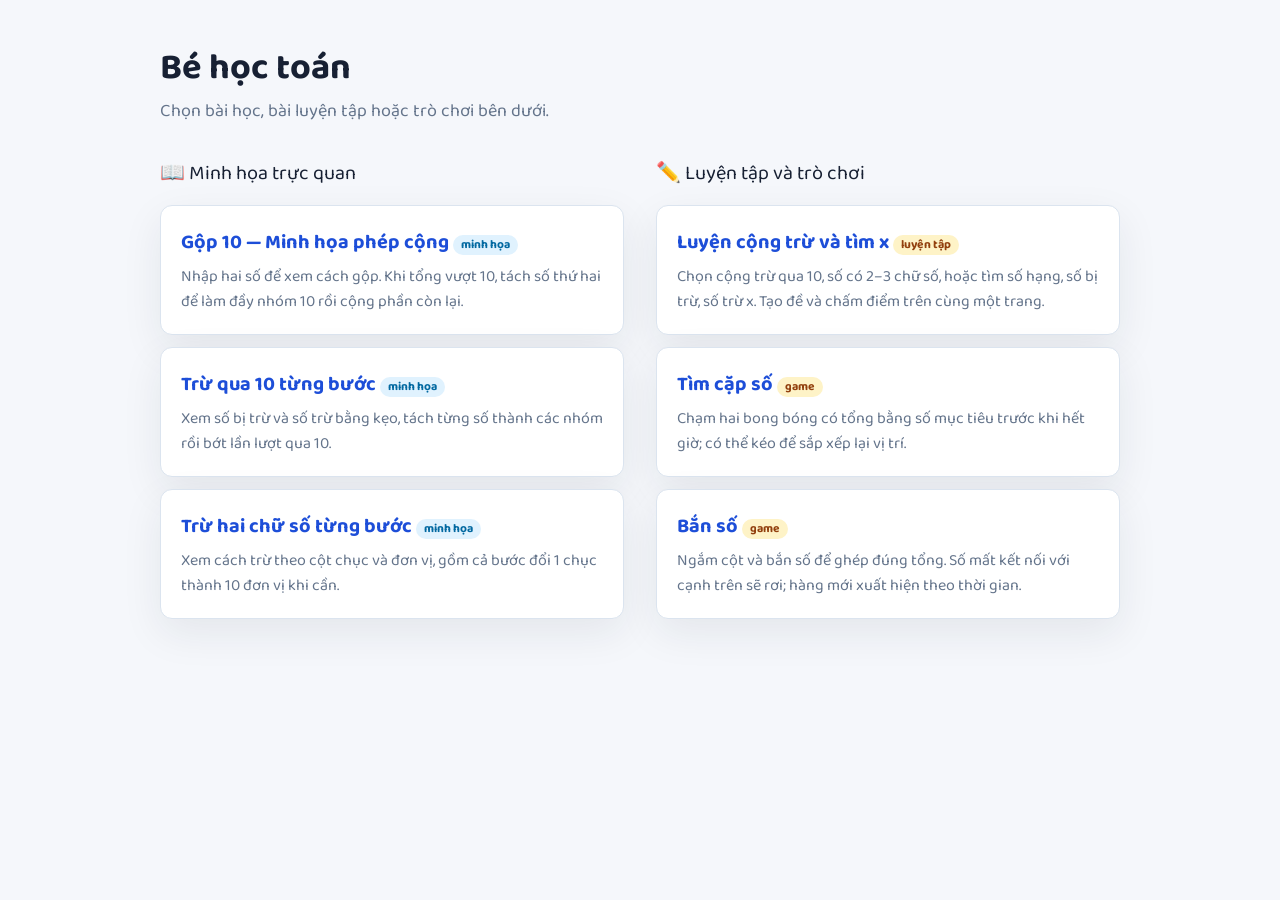
<file: index.html>
<!doctype html>
<html lang="vi">
<head>
  <meta charset="utf-8">
  <meta name="viewport" content="width=device-width, initial-scale=1">
  <title>Bé học toán</title>
  <style>
    :root {
      color-scheme: light;
      --bg: #f5f7fb;
      --panel: #ffffff;
      --text: #172033;
      --muted: #64748b;
      --line: #dbe4ef;
      --primary: #2563eb;
      --primary-dark: #1d4ed8;
      --shadow: 0 14px 40px rgba(23, 32, 51, 0.08);
    }

    * {
      box-sizing: border-box;
    }

    body {
      margin: 0;
      min-height: 100vh;
      background: var(--bg);
      color: var(--text);
    }

    main {
      width: min(960px, calc(100% - 40px));
      margin: 0 auto;
      padding: 48px 0;
    }

    h1 {
      margin: 0 0 8px;
      font-size: 36px;
      line-height: 1.15;
    }

    .lead {
      margin: 0 0 32px;
      color: var(--muted);
      font-size: 18px;
    }

    .section-title {
      margin: 0 0 16px;
      font-size: 20px;
      color: var(--text);
    }

    .sections {
      display: grid;
      grid-template-columns: 1fr 1fr;
      gap: 32px;
    }

    .study-link {
      display: block;
      padding: 20px;
      border: 1px solid var(--line);
      border-radius: 12px;
      background: var(--panel);
      color: inherit;
      text-decoration: none;
      box-shadow: var(--shadow);
    }

    .study-link + .study-link {
      margin-top: 12px;
    }

    .study-link:hover {
      border-color: var(--primary);
    }

    .study-link:focus-visible { outline: 3px solid #f59e0b; outline-offset: 2px; }

    .study-link strong {
      display: block;
      margin-bottom: 6px;
      color: var(--primary-dark);
      font-size: 20px;
    }

    .study-link span {
      color: var(--muted);
      line-height: 1.5;
    }

    .badge {
      display: inline-block;
      padding: 1px 8px;
      border-radius: 10px;
      font-size: 12px;
      font-weight: 700;
    }

    .badge.demo {
      background: #e0f2fe;
      color: #0369a1;
    }

    .badge.practice {
      background: #fef3c7;
      color: #92400e;
    }

    @media (max-width: 700px) {
      main { width: min(100% - 24px, 960px); padding: 24px 0; }
      h1 { font-size: clamp(26px, 8vw, 36px); }
      .sections { grid-template-columns: 1fr; gap: 24px; }
      .study-link { padding: 16px; }
    }
  </style>
  <link rel="stylesheet" href="ui.css">
</head>
<body>
  <main>
    <h1>Bé học toán</h1>
    <p class="lead">Chọn bài học, bài luyện tập hoặc trò chơi bên dưới.</p>

    <div class="sections">
      <div class="section">
        <div class="section-title">📖 Minh họa trực quan</div>

        <a class="study-link" href="gop-10.html">
          <strong>Gộp 10 — Minh họa phép cộng <span class="badge demo">minh họa</span></strong>
          <span>Nhập hai số để xem cách gộp. Khi tổng vượt 10, tách số thứ hai để làm đầy nhóm 10 rồi cộng phần còn lại.</span>
        </a>

        <a class="study-link" href="minh-hoa-tru-qua-10.html">
          <strong>Trừ qua 10 từng bước <span class="badge demo">minh họa</span></strong>
          <span>Xem số bị trừ và số trừ bằng kẹo, tách từng số thành các nhóm rồi bớt lần lượt qua 10.</span>
        </a>

        <a class="study-link" href="minh-hoa-tru-2-chu-so.html">
          <strong>Trừ hai chữ số từng bước <span class="badge demo">minh họa</span></strong>
          <span>Xem cách trừ theo cột chục và đơn vị, gồm cả bước đổi 1 chục thành 10 đơn vị khi cần.</span>
        </a>
      </div>

      <div class="section">
        <div class="section-title">✏️ Luyện tập và trò chơi</div>

        <a class="study-link" href="cong-tru-2-chu-so.html">
          <strong>Luyện cộng trừ và tìm x <span class="badge practice">luyện tập</span></strong>
          <span>Chọn cộng trừ qua 10, số có 2–3 chữ số, hoặc tìm số hạng, số bị trừ, số trừ x. Tạo đề và chấm điểm trên cùng một trang.</span>
        </a>

        <a class="study-link" href="tim-cap-so.html">
          <strong>Tìm cặp số <span class="badge practice">game</span></strong>
          <span>Chạm hai bong bóng có tổng bằng số mục tiêu trước khi hết giờ; có thể kéo để sắp xếp lại vị trí.</span>
        </a>

        <a class="study-link" href="ban-so.html">
          <strong>Bắn số <span class="badge practice">game</span></strong>
          <span>Ngắm cột và bắn số để ghép đúng tổng. Số mất kết nối với cạnh trên sẽ rơi; hàng mới xuất hiện theo thời gian.</span>
        </a>
      </div>
    </div>
  </main>
</body>
</html>
</file>
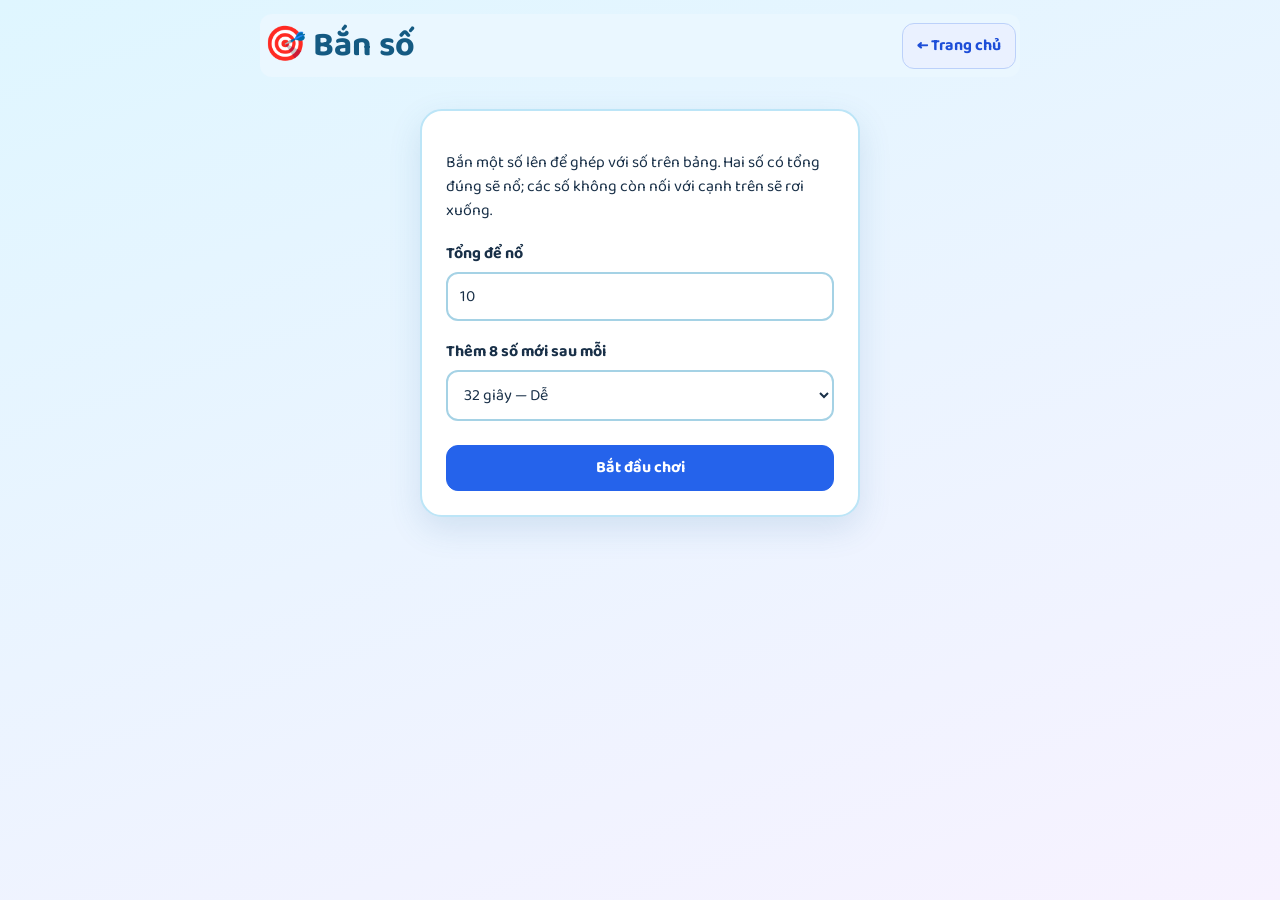
<file: ban-so.html>
<!doctype html>
<html lang="vi">
<head>
  <meta charset="utf-8">
  <meta name="viewport" content="width=device-width, initial-scale=1">
  <title>Bắn số — Hỗ trợ học tập</title>
  <style>
    * { box-sizing: border-box; }
    body { margin: 0; min-height: 100dvh; color: #193048; background: linear-gradient(160deg, #dff6ff, #f7f2ff); }
    main { width: min(100% - 24px, 760px); margin: auto; padding: 14px 0 20px; }
    .top { position: sticky; top: 0; z-index: 20; display: flex; align-items: center; justify-content: space-between; gap: 12px; margin-bottom: 12px; padding: 4px; border-radius: 12px; background: #eaf7ff; }
    body.playing .top { display: none; }
    h1 { margin: 0; font-size: clamp(24px, 5vw, 34px); color: #145a82; }
    a { color: #145a82; font-weight: 700; text-decoration: none; }
    a:hover { text-decoration: underline; }
    .card { background: #fff; border: 2px solid #bce5f7; border-radius: 22px; box-shadow: 0 12px 32px #3975a326; }
    #setup { max-width: 440px; margin: 32px auto; padding: 24px; }
    #setup p { line-height: 1.5; }
    label { display: block; margin: 18px 0 6px; font-weight: 700; }
    input, select, button { font: inherit; }
    input, select { width: 100%; min-height: 46px; padding: 10px 12px; border: 2px solid #a5d2e5; border-radius: 12px; background: #fff; color: #193048; }
    input:focus-visible, select:focus-visible, button:focus-visible, a:focus-visible { outline: 3px solid #f8aa39; outline-offset: 2px; }
    button { min-height: 44px; border: 0; border-radius: 12px; padding: 9px 16px; background: #d8f1fd; color: #145a82; font-weight: 700; cursor: pointer; }
    button:hover { filter: brightness(.96); }
    .primary { background: #0788bd; color: white; }
    #setup .primary { display: block; width: 100%; margin-top: 24px; }
    #game { text-align: center; }
    .game-actions { margin-bottom: 8px; }
    .hud { display: flex; align-items: center; justify-content: center; flex-wrap: wrap; gap: 8px 16px; margin: 4px 0 10px; font-weight: 700; }
    .hud span { white-space: nowrap; }
    .hud button { min-height: 36px; padding: 6px 12px; }
    .board { position: relative; width: min(100%, 440px, max(280px, calc(61.538dvh - 117px))); margin: auto; border: 4px solid #257aa8; border-radius: 18px; overflow: hidden; background: #ecfaff; box-shadow: 0 14px 28px #17426933; }
    canvas { display: block; width: 100%; aspect-ratio: 16 / 26; height: auto; touch-action: none; cursor: crosshair; }
    .controls { display: flex; justify-content: center; gap: 10px; margin: 10px 0 4px; }
    .controls .ui-button { min-width: 60px; font-size: 20px; }
    #fire { min-width: 120px; }
    .hint { margin: 6px 0 0; color: #506b7e; font-size: 14px; }
    .result { position: absolute; inset: 0; display: grid; place-items: center; padding: 16px; background: #0d3459ae; }
    .result-box { width: min(100%, 320px); padding: 24px; background: white; border-radius: 20px; }
    .result-box h2 { margin: 0 0 8px; }
    .result-box p { margin: 0 0 18px; }
    [hidden] { display: none !important; }
    @media (max-width: 480px) { main { padding-top: 10px; } .top { margin-bottom: 6px; } .hint { font-size: 12px; } #game .game-actions > .ui-button { flex: 1 1 auto; min-width: 0; } }
  </style>
  <link rel="stylesheet" href="ui.css">
</head>
<body>
  <main>
    <header class="top">
      <h1>🎯 Bắn số</h1>
      <a class="home-link ui-button" href="index.html">← Trang chủ</a>
    </header>

    <form id="setup" class="card">
      <p>Bắn một số lên để ghép với số trên bảng. Hai số có tổng đúng sẽ nổ; các số không còn nối với cạnh trên sẽ rơi xuống.</p>
      <label for="target">Tổng để nổ</label>
      <input id="target" type="number" min="2" max="99" step="1" value="10" inputmode="numeric" required>
      <label for="difficulty">Thêm 8 số mới sau mỗi</label>
      <select id="difficulty">
        <option value="32">32 giây — Dễ</option>
        <option value="26">26 giây — Vừa</option>
        <option value="20">20 giây — Khó</option>
      </select>
      <button class="primary ui-button ui-button--primary" type="submit">Bắt đầu chơi</button>
    </form>

    <section id="game" hidden aria-label="Trò chơi bắn số">
      <div class="game-actions ui-actions ui-actions--sticky">
        <a class="ui-button" href="index.html">← Trang chủ</a>
        <button class="ui-button" id="settings" type="button">⚙️ Cài đặt</button>
        <button class="ui-button" id="new-game" type="button">↻ Chơi mới</button>
      </div>
      <div class="hud">
        <span>Tổng: <strong id="goal">10</strong></span>
        <span>Số mới sau: <strong id="countdown">32</strong>s</span>
        <span>Đạn: <strong id="ammo">1</strong></span>
      </div>
      <div class="board">
        <canvas id="field" width="320" height="520" aria-label="Bảng chơi 16 ô ngang, 26 ô dọc. Chạm vào cột để bắn."></canvas>
        <div id="result" class="result" hidden>
          <div class="result-box">
            <h2 id="result-title"></h2>
            <p id="result-text"></p>
            <button id="again" class="primary ui-button ui-button--primary" type="button">Chơi lại</button>
          </div>
        </div>
      </div>
      <div class="controls">
        <button id="left" class="ui-button" type="button" aria-label="Chuyển ống bắn sang trái">◀</button>
        <button id="fire" class="primary ui-button ui-button--primary" type="button">Bắn ↑</button>
        <button id="right" class="ui-button" type="button" aria-label="Chuyển ống bắn sang phải">▶</button>
      </div>
      <p class="hint">Giữ và rê để ngắm, thả để bắn. Đường xanh lá sẽ nổ, cam sẽ dính lại, xanh dương là cột trống. Trên PC: ← → và phím cách.</p>
    </section>
  </main>
  <script>
    const COLS = 8, ROWS = 13, SIZE = 40, WIDTH = 320, HEIGHT = 520;
    const canvas = document.getElementById('field');
    const ctx = canvas.getContext('2d');
    const setup = document.getElementById('setup');
    const game = document.getElementById('game');
    const result = document.getElementById('result');
    const countdown = document.getElementById('countdown');
    const ammo = document.getElementById('ammo');
    const colors = ['#f45f80', '#f5aa35', '#42b9aa', '#638cf1', '#a475e3', '#e978bd'];
    let grid, falling = [], bursts = [], shot = null, lane = 3, nextValue = 1;
    let target = 10, interval = 32, remaining = 32, playing = false, lastFrame = 0, resultDelay = 0;
    let aimingPointer = null;

    const randomValue = () => 1 + Math.floor(Math.random() * (target - 1));
    const center = (index) => index * SIZE + SIZE / 2;

    function exposedNumbers() {
      const exposed = [];
      for (let col = 0; col < COLS; col++) {
        for (let row = ROWS - 1; row >= 0; row--) {
          if (grid[row][col] !== null) {
            exposed.push(grid[row][col]);
            break;
          }
        }
      }
      return exposed;
    }

    function chooseShot() {
      const exposed = exposedNumbers();
      return target - exposed[Math.floor(Math.random() * exposed.length)];
    }

    function refreshAmmo() {
      if (!exposedNumbers().includes(target - nextValue)) nextValue = chooseShot();
      ammo.textContent = nextValue;
    }

    function addRow() {
      // Hàng mới không kích hoạt nổ; chỉ va chạm với đạn mới kích hoạt ghép số.
      for (let row = ROWS - 1; row > 0; row--) grid[row] = grid[row - 1];
      grid[0] = Array.from({ length: COLS }, randomValue);
      if (grid[ROWS - 1].some(value => value !== null)) finish(false);
      else refreshAmmo();
    }

    function dropLoose() {
      const connected = new Set(), queue = [];
      for (let col = 0; col < COLS; col++) if (grid[0][col] !== null) {
        const key = col;
        connected.add(key);
        queue.push([0, col]);
      }
      for (let i = 0; i < queue.length; i++) {
        const [row, col] = queue[i];
        for (const [r, c] of [[row - 1, col], [row + 1, col], [row, col - 1], [row, col + 1]]) {
          const key = r * COLS + c;
          if (r < 0 || r >= ROWS || c < 0 || c >= COLS || grid[r][c] === null || connected.has(key)) continue;
          connected.add(key);
          queue.push([r, c]);
        }
      }
      for (let row = 0; row < ROWS; row++) for (let col = 0; col < COLS; col++) {
        if (grid[row][col] !== null && !connected.has(row * COLS + col)) {
          falling.push({ col, y: center(row), value: grid[row][col], speed: 80 + Math.random() * 80 });
          grid[row][col] = null;
        }
      }
      return connected.size;
    }

    function finish(won) {
      playing = false;
      shot = null;
      document.getElementById('result-title').textContent = won ? 'Chiến thắng! 🎉' : 'Hết lượt rồi!';
      document.getElementById('result-text').textContent = won
        ? 'Bạn đã làm sạch tất cả số nối với cạnh trên.'
        : 'Một số đã chạm cạnh dưới. Thử lại nhé!';
      resultDelay = won && falling.length ? 0.65 : 0;
      result.hidden = resultDelay > 0;
    }

    function start() {
      target = Number(document.getElementById('target').value);
      interval = Number(document.getElementById('difficulty').value);
      remaining = interval;
      grid = Array.from({ length: ROWS }, () => Array(COLS).fill(null));
      for (let row = 0; row < 3; row++) grid[row] = Array.from({ length: COLS }, randomValue);
      falling = []; bursts = []; shot = null; lane = 3;
      aimingPointer = null;
      resultDelay = 0;
      nextValue = chooseShot();
      playing = true;
      lastFrame = performance.now();
      document.getElementById('goal').textContent = target;
      countdown.textContent = interval;
      ammo.textContent = nextValue;
      result.hidden = true;
      setup.hidden = true;
      game.hidden = false;
      document.body.classList.add('playing');
    }

    function shoot() {
      if (!playing || shot) return;
      shot = { col: lane, y: center(ROWS - 2), value: nextValue };
      nextValue = chooseShot();
      ammo.textContent = nextValue;
    }

    function hit(row, col) {
      if (shot.value + grid[row][col] !== target) {
        const landingRow = row + 1;
        if (landingRow >= ROWS) return finish(false);
        if (landingRow === ROWS - 1) return finish(false);
        const neighbor = [col - 1, col + 1].find(other =>
          other >= 0 && other < COLS && grid[landingRow][other] !== null &&
          shot.value + grid[landingRow][other] === target);
        if (neighbor === undefined) {
          grid[landingRow][col] = shot.value;
          shot = null;
          refreshAmmo();
          return;
        }
        row = landingRow;
        col = neighbor;
      }
      bursts.push({ x: center(col), y: center(row), age: 0 });
      grid[row][col] = null;
      shot = null;
      if (dropLoose() === 0) return finish(true);
      refreshAmmo();
    }

    function update(dt) {
      remaining -= dt;
      while (remaining <= 0 && playing) {
        addRow();
        remaining += interval;
      }
      countdown.textContent = Math.max(0, Math.ceil(remaining));
      if (!playing || !shot) return;
      shot.y -= 360 * Math.min(dt, 0.05);
      for (let row = ROWS - 1; row >= 0; row--) {
        if (grid[row][shot.col] !== null && shot.y - center(row) <= 36) {
          hit(row, shot.col);
          return;
        }
      }
      if (shot.y <= center(0)) {
        grid[0][shot.col] = shot.value;
        shot = null;
        refreshAmmo();
      }
    }

    function drawBall(x, y, value, alpha = 1) {
      ctx.globalAlpha = alpha;
      ctx.beginPath();
      ctx.arc(x, y, 18, 0, Math.PI * 2);
      ctx.fillStyle = colors[value % colors.length];
      ctx.fill();
      ctx.lineWidth = 2;
      ctx.strokeStyle = '#ffffff';
      ctx.stroke();
      ctx.fillStyle = '#ffffff';
      ctx.font = value >= 10 ? 'bold 18px "Baloo 2", "Segoe UI", sans-serif' : 'bold 22px "Baloo 2", "Segoe UI", sans-serif';
      ctx.textAlign = 'center';
      ctx.textBaseline = 'middle';
      ctx.fillText(value, x, y + 1);
      ctx.globalAlpha = 1;
    }

    function draw() {
      ctx.fillStyle = '#eaf8ff';
      ctx.fillRect(0, 0, WIDTH, HEIGHT);
      ctx.strokeStyle = '#cce9f6';
      ctx.lineWidth = 1;
      for (let x = SIZE / 2; x < WIDTH; x += SIZE / 2) { ctx.beginPath(); ctx.moveTo(x, 0); ctx.lineTo(x, HEIGHT); ctx.stroke(); }
      for (let y = SIZE / 2; y < HEIGHT; y += SIZE / 2) { ctx.beginPath(); ctx.moveTo(0, y); ctx.lineTo(WIDTH, y); ctx.stroke(); }
      ctx.fillStyle = '#ff8b8b';
      ctx.fillRect(0, HEIGHT - 3, WIDTH, 3);
      if (!grid) return;
      let guideRow = -1, guideColor = '#2980b9';
      if (playing) {
        for (let row = ROWS - 1; row >= 0; row--) if (grid[row][lane] !== null) { guideRow = row; break; }
        if (guideRow >= 0) guideColor = nextValue + grid[guideRow][lane] === target ? '#138a51' : '#b96712';
        const x = center(lane);
        ctx.beginPath();
        ctx.moveTo(x, HEIGHT - 34);
        ctx.lineTo(x, guideRow >= 0 ? center(guideRow) + 20 : 10);
        ctx.setLineDash([8, 6]);
        ctx.strokeStyle = guideColor;
        ctx.lineWidth = 4;
        ctx.stroke();
        ctx.setLineDash([]);
      }
      for (let row = 0; row < ROWS; row++) for (let col = 0; col < COLS; col++) {
        if (grid[row][col] !== null) drawBall(center(col), center(row), grid[row][col]);
      }
      if (guideRow >= 0) {
        ctx.beginPath();
        ctx.arc(center(lane), center(guideRow), 21, 0, Math.PI * 2);
        ctx.strokeStyle = guideColor;
        ctx.lineWidth = 3;
        ctx.stroke();
      }
      for (const ball of falling) drawBall(center(ball.col), ball.y, ball.value);
      for (const burst of bursts) {
        ctx.beginPath();
        ctx.arc(burst.x, burst.y, 20 + burst.age * 90, 0, Math.PI * 2);
        ctx.strokeStyle = `rgba(255, 123, 47, ${Math.max(0, 1 - burst.age * 2)})`;
        ctx.lineWidth = 5;
        ctx.stroke();
      }
      if (shot) drawBall(center(shot.col), shot.y, shot.value);
      if (playing) {
        const x = center(lane);
        ctx.fillStyle = '#185986';
        ctx.beginPath();
        ctx.moveTo(x - 16, HEIGHT);
        ctx.lineTo(x - 11, HEIGHT - 19);
        ctx.lineTo(x + 11, HEIGHT - 19);
        ctx.lineTo(x + 16, HEIGHT);
        ctx.fill();
        drawBall(x, center(ROWS - 1), nextValue);
      }
    }

    function frame(now) {
      const dt = (now - (lastFrame || now)) / 1000;
      lastFrame = now;
      if (playing) update(dt);
      falling.forEach(ball => { ball.speed += 420 * Math.min(dt, 0.05); ball.y += ball.speed * Math.min(dt, 0.05); });
      falling = falling.filter(ball => ball.y < HEIGHT + SIZE);
      bursts.forEach(burst => { burst.age += dt; });
      bursts = bursts.filter(burst => burst.age < 0.5);
      if (resultDelay > 0) {
        resultDelay -= dt;
        if (resultDelay <= 0 && !game.hidden) result.hidden = false;
      }
      if (!game.hidden) draw();
      requestAnimationFrame(frame);
    }

    setup.addEventListener('submit', event => { event.preventDefault(); start(); });
    document.getElementById('again').addEventListener('click', start);
    document.getElementById('new-game').addEventListener('click', start);
    document.getElementById('settings').addEventListener('click', () => { playing = false; resultDelay = 0; game.hidden = true; setup.hidden = false; document.body.classList.remove('playing'); });
    document.getElementById('left').addEventListener('click', () => { lane = Math.max(0, lane - 1); });
    document.getElementById('right').addEventListener('click', () => { lane = Math.min(COLS - 1, lane + 1); });
    document.getElementById('fire').addEventListener('click', shoot);
    function aimAt(event) {
      const rect = canvas.getBoundingClientRect();
      lane = Math.max(0, Math.min(COLS - 1, Math.floor((event.clientX - rect.left) * COLS / rect.width)));
    }
    canvas.addEventListener('pointermove', event => {
      if (playing && (aimingPointer === null || aimingPointer === event.pointerId)) aimAt(event);
    });
    canvas.addEventListener('pointerdown', event => {
      if (!playing || aimingPointer !== null) return;
      event.preventDefault();
      aimingPointer = event.pointerId;
      canvas.setPointerCapture(event.pointerId);
      aimAt(event);
    });
    canvas.addEventListener('pointerup', event => {
      if (aimingPointer !== event.pointerId) return;
      aimAt(event);
      aimingPointer = null;
      shoot();
    });
    canvas.addEventListener('pointercancel', event => { if (aimingPointer === event.pointerId) aimingPointer = null; });
    window.addEventListener('keydown', event => {
      if (!playing) return;
      if (event.key === 'ArrowLeft') lane = Math.max(0, lane - 1);
      else if (event.key === 'ArrowRight') lane = Math.min(COLS - 1, lane + 1);
      else if (event.code === 'Space') shoot();
      else return;
      event.preventDefault();
    });
    requestAnimationFrame(frame);
  </script>
</body>
</html>
</file>
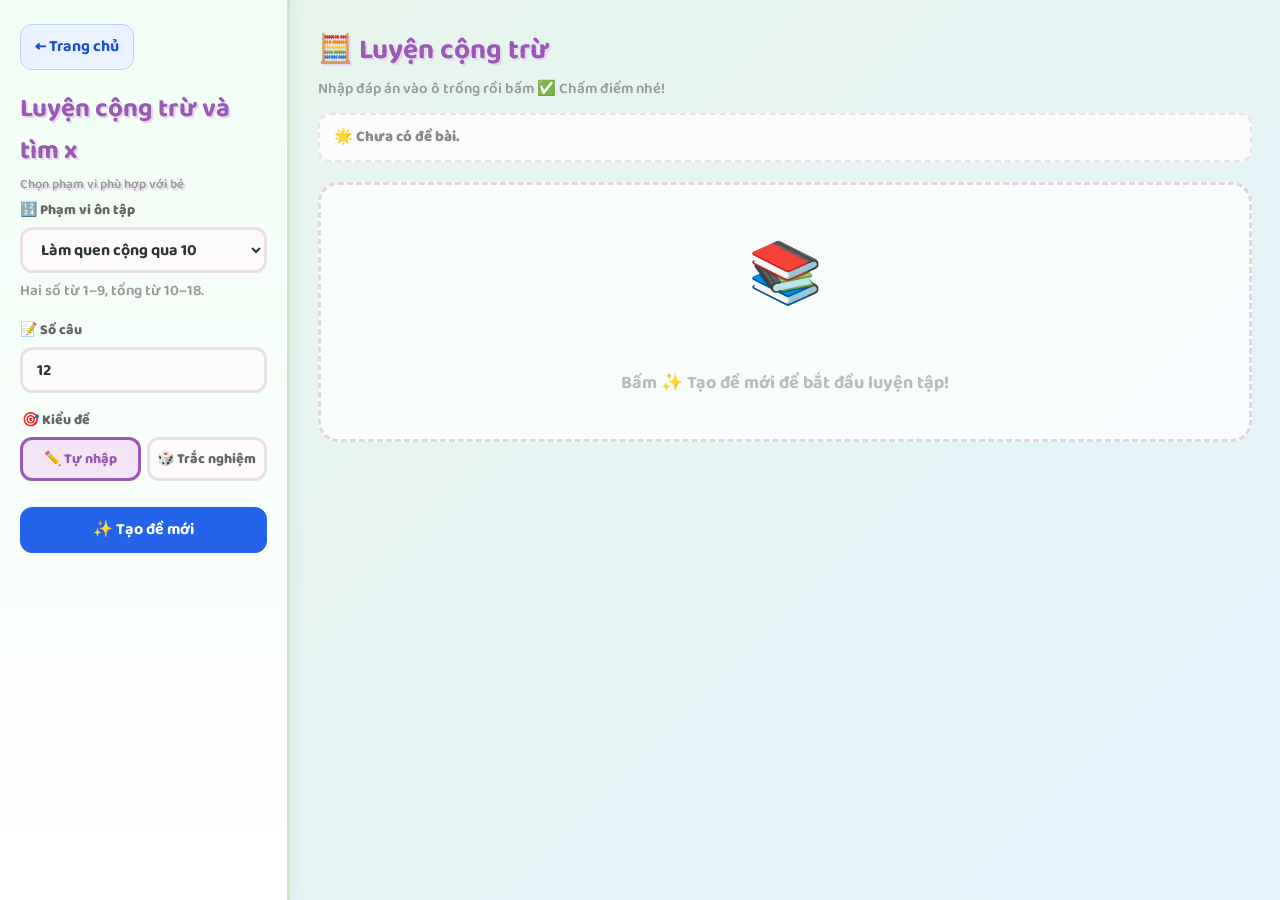
<file: cong-qua-10.html>
<!doctype html>
<html lang="vi">
<head>
  <meta charset="utf-8">
  <meta http-equiv="refresh" content="0; url=cong-tru-2-chu-so.html#add10">
  <meta name="viewport" content="width=device-width, initial-scale=1">
  <title>Luyện cộng qua 10</title>
  <link rel="stylesheet" href="ui.css">
</head>
<body>
  <p>Bài tập đã chuyển sang trang luyện tập chung.</p>
  <a class="ui-button" href="cong-tru-2-chu-so.html#add10">Mở bài cộng qua 10</a>
</body>
</html>
</file>
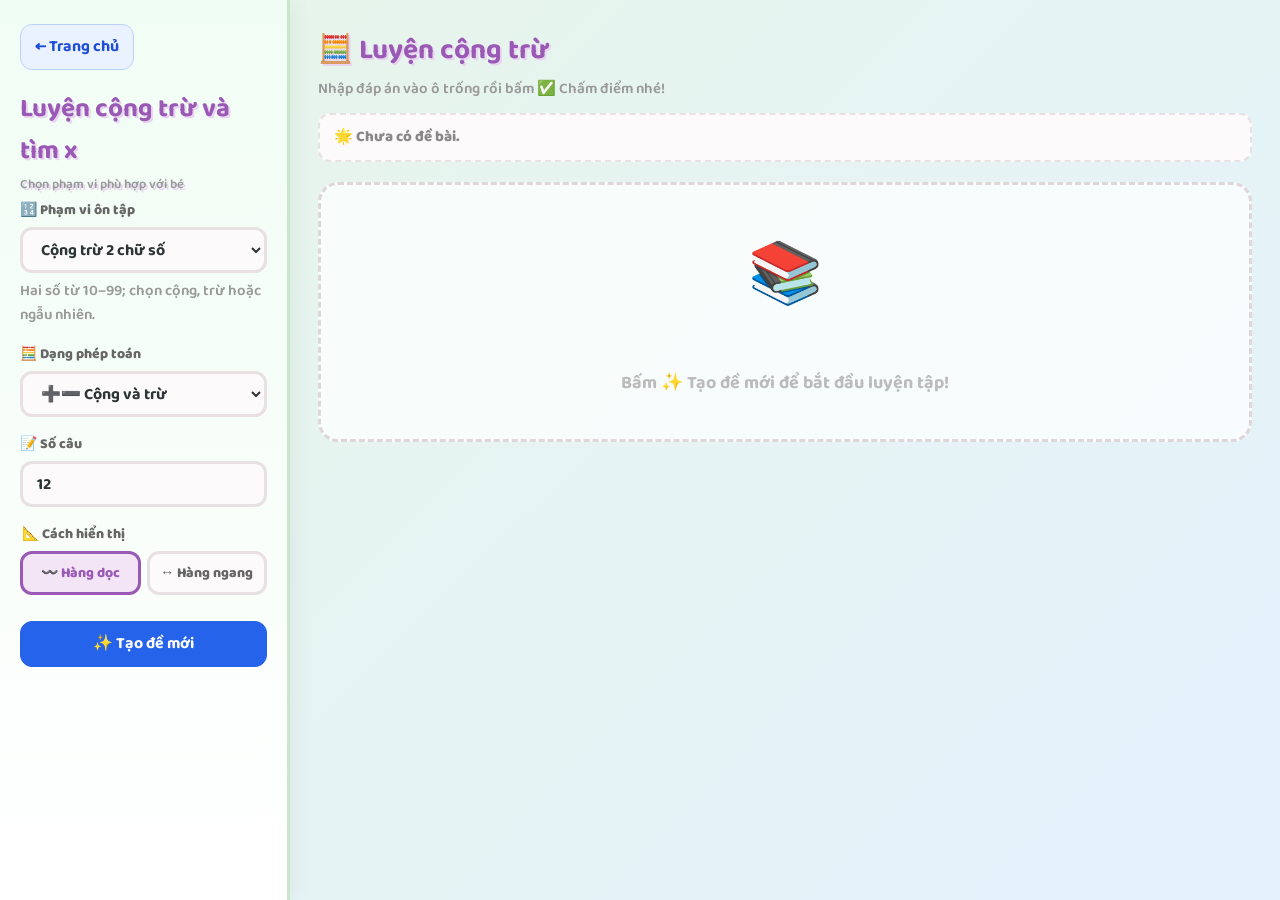
<file: cong-tru-2-chu-so.html>
<!doctype html>
<html lang="vi">
<head>
  <meta charset="utf-8">
  <meta name="viewport" content="width=device-width, initial-scale=1">
  <title>Luyện cộng trừ và tìm x - Bé học toán</title>
  <style>

    :root {
      --pink: #ff6b9d;
      --orange: #ff9a56;
      --yellow: #ffd93d;
      --green: #6bcb77;
      --blue: #4d96ff;
      --purple: #9b59b6;
      --bg-start: #e8f5e9;
      --bg-end: #e3f2fd;
      --card-bg: #ffffff;
      --shadow: 0 8px 30px rgba(0,0,0,0.1);
      --correct: #27ae60;
      --wrong: #e74c3c;
    }

    * { box-sizing: border-box; }

    body {
      margin: 0;
      min-height: 100vh;
      background: linear-gradient(135deg, var(--bg-start), var(--bg-end));
      color: #2d3436;
    }

    .app {
      display: grid;
      grid-template-columns: 290px minmax(0, 1fr);
      min-height: 100vh;
    }
    .app.practicing { grid-template-columns: minmax(0, 1fr); }
    .app.practicing .sidebar { display: none; }

    .sidebar {
      background: linear-gradient(180deg, #f0fdf4, #fff);
      border-right: 3px solid #c8e6c9;
      padding: 24px 20px;
      box-shadow: 4px 0 20px rgba(0,0,0,0.05);
    }

    .nav-link {
      display: inline-block;
      margin-bottom: 18px;
      color: var(--blue);
      text-decoration: none;
      font-size: 14px;
      font-weight: 700;
    }
    .nav-link:hover { color: #2e6bd4; }

    .brand {
      margin: 0 0 4px;
      font-size: 26px;
      color: var(--purple);
      text-shadow: 2px 2px 0 #e8d5f0;
    }
    .brand small { display: block; font-size: 13px; color: #999; font-weight: 600; margin-top: 2px; }

    .field { margin-bottom: 16px; }
    .field .hint { margin-top: 6px; }
    .field label, .field legend {
      display: block;
      margin-bottom: 6px;
      font-size: 14px;
      font-weight: 800;
      color: #666;
    }

    fieldset { border: 0; padding: 0; margin: 0; }

    select, input[type="number"] {
      width: 100%;
      height: 46px;
      border: 3px solid #e8e0e2;
      border-radius: 12px;
      padding: 0 14px;
      font-size: 16px;
      font-weight: 700;
      background: #fcfafb;
      color: #2d3436;
      outline: none;
      transition: border-color 0.2s;
    }
    select:focus, input[type="number"]:focus { border-color: var(--purple); }

    input[type="number"]::-webkit-outer-spin-button,
    input[type="number"]::-webkit-inner-spin-button { margin: 0; appearance: none; }
    input[type="number"] { appearance: textfield; }

    .segmented {
      display: grid;
      grid-template-columns: 1fr 1fr;
      gap: 6px;
    }

    .choice {
      position: relative;
      display: block;
      height: 44px;
      border: 3px solid #e8e0e2;
      border-radius: 12px;
      background: #fcfafb;
      cursor: pointer;
      line-height: 38px;
      font-weight: 800;
      font-size: 14px;
      text-align: center;
      user-select: none;
      transition: all 0.15s;
    }
    .choice input { position: absolute; opacity: 0; width: 1px; height: 1px; }
    .choice:focus-within { outline: 3px solid var(--purple); outline-offset: 2px; }
    .choice:has(input:checked) {
      border-color: var(--purple);
      background: #f3e5f5;
      color: var(--purple);
    }
    [hidden] { display: none !important; }

    .actions { display: grid; gap: 8px; margin-top: 20px; }

    button {
      min-height: 48px;
      border: 0;
      border-radius: 14px;
      font-size: 16px;
      font-weight: 800;
      cursor: pointer;
      transition: transform 0.12s, box-shadow 0.12s;
    }
    button:active { transform: scale(0.96); }

    .btn-purple {
      background: linear-gradient(135deg, var(--purple), #7d3c98);
      color: #fff;
      box-shadow: 0 4px 15px rgba(155,89,182,0.4);
    }
    .btn-purple:hover { box-shadow: 0 6px 20px rgba(155,89,182,0.5); }

    .btn-green {
      background: linear-gradient(135deg, var(--green), #27ae60);
      color: #fff;
      box-shadow: 0 4px 15px rgba(107,203,119,0.4);
    }
    .btn-green:hover { box-shadow: 0 6px 20px rgba(107,203,119,0.5); }

    .btn-orange {
      background: linear-gradient(135deg, var(--orange), #e67e22);
      color: #fff;
      box-shadow: 0 4px 15px rgba(255,154,86,0.4);
    }
    .btn-orange:hover { box-shadow: 0 6px 20px rgba(255,154,86,0.5); }

    .score {
      min-height: 48px;
      margin: 12px 0 20px;
      padding: 12px 14px;
      border-radius: 12px;
      background: #fcfafb;
      border: 2px dashed #e8e0e2;
      font-weight: 800;
      font-size: 15px;
      line-height: 1.4;
      color: #888;
    }

    main { min-width: 0; padding: 28px; }
    .topbar { margin-bottom: 20px; }
    .session-actions { margin-bottom: 12px; }
    .app:not(.practicing) .session-actions { display: none; }
    .app.practicing .session-actions { display: flex; }
    .session-actions .ui-button { flex: 1 1 130px; }

    h2 {
      margin: 0 0 4px;
      font-size: 28px;
      color: var(--purple);
      text-shadow: 2px 2px 0 #e8d5f0;
    }

    .hint { margin: 0; color: #999; font-weight: 600; font-size: 15px; }

    .problems { display: grid; gap: 12px; }
    .problems.horizontal { grid-template-columns: repeat(auto-fit, minmax(380px, 1fr)); }
    .problems.vertical { grid-template-columns: repeat(auto-fit, minmax(160px, 1fr)); align-items: start; }

    .problem {
      padding: 16px 18px;
      border-radius: 16px;
      background: var(--card-bg);
      box-shadow: var(--shadow);
      border: 3px solid transparent;
      transition: border-color 0.25s, background 0.25s;
    }

    .problem.correct {
      border-color: var(--correct);
      background: #eafaf1;
    }
    .problem.wrong {
      border-color: var(--wrong);
      background: #fdedec;
    }

    /* Horizontal layout */
    .problems.horizontal .problem {
      display: grid;
      grid-template-columns: minmax(0, 1fr) 100px 32px;
      align-items: center;
      gap: 12px;
      min-height: 82px;
    }
    .problems.horizontal .problem.mcq { grid-template-columns: minmax(0, 1fr) 32px; }
    .problems.horizontal .problem.find-x { grid-template-columns: minmax(0, 1fr) 32px; }
    .problem.mcq .expression { grid-column: 1 / -1; }
    .problem.find-x .expression { grid-column: 1 / -1; flex-wrap: wrap; }
    .hint-formula { padding: 3px 9px; border-radius: 10px; background: #fff1f2; color: #be123c; font-weight: 800; }
    .find-hint { grid-column: 1 / -1; grid-row: 2; }
    .x-answer { display: flex; align-items: center; gap: 8px; grid-column: 1; grid-row: 3; font-size: 22px; font-weight: 800; }
    .problem.find-x .result { grid-column: 2; grid-row: 3; }
    .mcq-options { display: flex; gap: 6px; }
    .mcq-btn { width: 54px; min-height: 50px; padding: 0; border: 3px solid #e8e0e2; border-radius: 14px; background: #fcfafb; color: #2d3436; font-size: 22px; }
    .mcq-btn.selected { border-color: var(--purple); background: #f3e5f5; }
    .mcq-btn.correct { border-color: var(--correct); background: #d5f5e3; }
    .mcq-btn.wrong { border-color: var(--wrong); background: #fadbd8; }

    .problems.horizontal .expression {
      display: flex;
      align-items: center;
      gap: 8px;
      font-size: 28px;
      color: #2d3436;
      min-width: 0;
      overflow: hidden;
    }

    /* Vertical layout */
    .problems.vertical .problem {
      display: grid;
      grid-template-columns: 1fr 32px;
      gap: 6px 10px;
      min-height: 160px;
      justify-items: center;
      padding: 14px 12px;
    }

    .problems.vertical .expression {
      grid-column: 1;
      justify-self: end;
      display: grid;
      grid-template-columns: 28px minmax(60px, max-content);
      gap: 0 8px;
      min-width: 110px;
      text-align: right;
      line-height: 1.15;
      font-size: 24px;
      color: #2d3436;
    }

    .problems.vertical .first { grid-column: 2; }
    .problems.vertical .op { grid-column: 1; grid-row: 2; }
    .problems.vertical .second {
      grid-column: 2;
      grid-row: 2;
      border-bottom: 3px solid #2d3436;
      padding-bottom: 4px;
    }
    .problems.vertical .answer {
      grid-column: 1;
      justify-self: end;
      margin-top: 6px;
      text-align: right;
    }
    .problems.vertical .result {
      grid-column: 2;
      grid-row: 1 / 3;
      align-self: center;
    }

    input.answer {
      appearance: none;
      width: 100px;
      height: 50px;
      padding: 0 4px;
      text-align: center;
      font-size: 26px;
      font-weight: 800;
      border: 3px solid #e8e0e2;
      border-radius: 14px;
      background: #fcfafb;
      color: #2d3436;
      outline: none;
      transition: border-color 0.2s;
    }
    input.answer:focus { border-color: var(--purple); }

    .result {
      width: 32px;
      text-align: center;
      font-size: 22px;
      font-weight: 800;
    }
    .correct .result { color: var(--correct); }
    .wrong .result { color: var(--wrong); }

    .empty-state {
      min-height: 260px;
      display: grid;
      place-items: center;
      border: 3px dashed #e0d6d9;
      border-radius: 20px;
      background: rgba(255,255,255,0.7);
      color: #bbb;
      text-align: center;
      padding: 24px;
      font-size: 18px;
      font-weight: 700;
    }

    .emoji-big { font-size: 60px; display: block; margin-bottom: 8px; }
    .stars { display: flex; gap: 2px; justify-content: center; margin-top: 4px; }
    .stars .star { font-size: 20px; transition: all 0.3s; opacity: 0.2; }
    .stars .star.lit { opacity: 1; }

    @media (max-width: 820px) {
      .app { grid-template-columns: 1fr; }
      .app:not(.practicing) main { display: none; }
      .sidebar { border-right: 0; border-bottom: 3px solid #c8e6c9; }
      main { padding: 20px; }
    }

    @media (max-width: 520px) {
      main { padding: 12px; }
      .problems.horizontal, .problems.vertical { grid-template-columns: 1fr; }
      .problems.horizontal .problem { grid-template-columns: minmax(0, 1fr) 72px 26px; gap: 6px; padding: 10px; }
      .problems.horizontal .expression { gap: 4px; font-size: clamp(18px, 5vw, 22px); }
      .problems.horizontal .problem.mcq { grid-template-columns: minmax(0, 1fr) 26px; }
      .problems.horizontal .problem.find-x { grid-template-columns: minmax(0, 1fr) 26px; }
      .mcq-btn { width: 46px; min-height: 44px; font-size: 18px; }
      .problems.vertical .expression { font-size: 20px; }
      input.answer { width: 72px; height: 44px; font-size: 22px; }
    }
    @media (max-width: 360px) {
      .problems.horizontal .problem { grid-template-columns: minmax(0, 1fr) 26px; }
      .problems.horizontal .expression { grid-column: 1 / -1; }
      .problems.horizontal .answer { grid-column: 1; grid-row: 2; }
      .problems.horizontal .result { grid-column: 2; grid-row: 2; }
    }
  </style>
  <link rel="stylesheet" href="ui.css">
</head>
<body>
  <div class="app">
    <aside class="sidebar">
      <a class="nav-link ui-button" href="index.html">← Trang chủ</a>
      <h1 class="brand">Luyện cộng trừ và tìm x <small>Chọn phạm vi phù hợp với bé</small></h1>

      <div class="field">
        <label for="scope">🔢 Phạm vi ôn tập</label>
        <select id="scope">
          <option value="add10">Làm quen cộng qua 10</option>
          <option value="subtract10">Làm quen trừ qua 10</option>
          <option value="two" selected>Cộng trừ 2 chữ số</option>
          <option value="three">Cộng trừ 3 chữ số</option>
          <option value="findAddend">Tìm số hạng x</option>
          <option value="findMinuend">Tìm số bị trừ x</option>
          <option value="findSubtrahend">Tìm số trừ x</option>
        </select>
        <p class="hint" id="scopeHelp">Hai số từ 10–99; chọn cộng, trừ hoặc ngẫu nhiên.</p>
      </div>

      <div class="field" id="operation-field">
        <label for="operation">🧮 Dạng phép toán</label>
        <select id="operation">
          <option value="mixed">➕➖ Cộng và trừ</option>
          <option value="add">➕ Chỉ phép cộng</option>
          <option value="subtract">➖ Chỉ phép trừ</option>
        </select>
      </div>

      <div class="field">
        <label for="count">📝 Số câu</label>
        <input id="count" type="number" min="1" max="60" value="12">
      </div>

      <fieldset class="field" id="layout-field">
        <legend>📐 Cách hiển thị</legend>
        <div class="segmented">
          <label class="choice">
            <input type="radio" name="layout" value="vertical" checked>
            〰️ Hàng dọc
          </label>
          <label class="choice">
            <input type="radio" name="layout" value="horizontal">
            ↔️ Hàng ngang
          </label>
        </div>
      </fieldset>

      <fieldset class="field" id="answer-mode-field" hidden>
        <legend>🎯 Kiểu đề</legend>
        <div class="segmented">
          <label class="choice"><input type="radio" name="mode" value="input" checked>✏️ Tự nhập</label>
          <label class="choice"><input type="radio" name="mode" value="mcq">🎲 Trắc nghiệm</label>
        </div>
      </fieldset>

      <div class="actions">
        <button class="btn-purple ui-button ui-button--primary" id="generateBtn" type="button">✨ Tạo đề mới</button>
      </div>
    </aside>

    <main>
      <div class="session-actions ui-actions ui-actions--sticky">
        <a class="ui-button" href="index.html">← Trang chủ</a>
        <button class="ui-button" id="settingsBtn" type="button">⚙️ Cài đặt</button>
        <button class="ui-button" id="regenerateBtn" type="button">✨ Tạo đề mới</button>
        <button class="ui-button ui-button--primary" id="gradeBtn" type="button">✅ Chấm điểm</button>
      </div>
      <div class="topbar">
        <h2 id="practiceTitle">🧮 Luyện cộng trừ</h2>
        <p class="hint" id="hintText">Nhập đáp án vào ô trống rồi bấm ✅ Chấm điểm nhé!</p>
        <div class="score" id="scoreBox">🌟 Chưa có đề bài.</div>
      </div>

      <section id="problems" class="problems vertical" aria-live="polite">
        <div class="empty-state">
          <span class="emoji-big">📚</span>
          Bấm ✨ Tạo đề mới để bắt đầu luyện tập!
        </div>
      </section>
    </main>
  </div>

  <script>
    const app = document.querySelector('.app');
    const scopeEl = document.getElementById('scope');
    const operationEl = document.getElementById('operation');
    const countEl = document.getElementById('count');
    const generateBtn = document.getElementById('generateBtn');
    const regenerateBtn = document.getElementById('regenerateBtn');
    const gradeBtn = document.getElementById('gradeBtn');
    const settingsBtn = document.getElementById('settingsBtn');
    const problemsEl = document.getElementById('problems');
    const scoreBox = document.getElementById('scoreBox');
    const hintText = document.getElementById('hintText');

    let problems = [];
    let currentLayout = 'vertical';
    let currentMode = 'input';
    let currentScope = 'two';

    function randomInt(min, max) {
      return Math.floor(Math.random() * (max - min + 1)) + min;
    }

    function isBasic(scope) {
      return scope === 'add10' || scope === 'subtract10';
    }

    function isFindX(scope) {
      return scope === 'findAddend' || scope === 'findMinuend' || scope === 'findSubtrahend';
    }

    function updateScopeSettings() {
      const basic = isBasic(scopeEl.value);
      const findX = isFindX(scopeEl.value);
      document.getElementById('operation-field').hidden = basic || findX;
      document.getElementById('layout-field').hidden = basic || findX;
      document.getElementById('answer-mode-field').hidden = !basic;
      const help = {
        add10: 'Hai số từ 1–9, tổng từ 10–18.',
        subtract10: 'Số từ 10–18 trừ số từ 1–9, kết quả từ 1–9.',
        two: 'Hai số từ 10–99; chọn cộng, trừ hoặc ngẫu nhiên.',
        three: 'Hai số từ 100–999; chọn cộng, trừ hoặc ngẫu nhiên.',
        findAddend: 'Tìm số hạng còn thiếu. Ví dụ: 12 + x = 30.',
        findMinuend: 'Tìm số bị trừ. Ví dụ: x − 15 = 30.',
        findSubtrahend: 'Tìm số trừ. Ví dụ: 60 − x = 17.',
      };
      document.getElementById('scopeHelp').textContent = help[scopeEl.value];
    }

    function getSelectedLayout() {
      return document.querySelector('input[name="layout"]:checked').value;
    }

    function createProblem(scope, operationMode, prev) {
      if (isBasic(scope)) {
        let first, second, attempts = 0;
        do {
          first = scope === 'add10' ? randomInt(1, 9) : randomInt(10, 18);
          second = scope === 'add10' ? randomInt(Math.max(1, 10 - first), 9) : randomInt(first - 9, 9);
          attempts++;
        } while (prev && first === prev.first && second === prev.second && attempts < 50);
        return { first, second, operator: scope === 'add10' ? '+' : '−', answer: scope === 'add10' ? first + second : first - second };
      }

      if (scope === 'findAddend') {
        const total = randomInt(20, 99);
        const known = randomInt(10, total - 1);
        const missingFirst = Math.random() < 0.5;
        return { first: missingFirst ? 'x' : known, second: missingFirst ? known : 'x', operator: '+', total, answer: total - known, findX: true };
      }
      if (scope === 'findMinuend') {
        const second = randomInt(10, 89);
        const total = randomInt(10, 99 - second);
        return { first: 'x', second, operator: '−', total, answer: second + total, findX: true };
      }
      if (scope === 'findSubtrahend') {
        const first = randomInt(20, 99);
        const total = randomInt(10, first - 1);
        return { first, second: 'x', operator: '−', total, answer: first - total, findX: true };
      }

      const range = scope === 'three' ? { min: 100, max: 999 } : { min: 10, max: 99 };
      let operator = operationMode;
      if (operator === 'mixed') operator = Math.random() > 0.5 ? 'add' : 'subtract';

      if (operator === 'add') {
        const first = randomInt(range.min, range.max - range.min);
        const second = randomInt(range.min, range.max - first);
        return { first, second, operator: '+', answer: first + second };
      }

      const first = randomInt(range.min * 2, range.max);
      const second = randomInt(range.min, first - range.min);
      return { first, second, operator: '-', answer: first - second };
    }

    function generateDistractors(correctAnswer, scope) {
      const min = scope === 'add10' ? 10 : 1;
      const max = scope === 'add10' ? 18 : 9;
      const distractors = new Set();
      while (distractors.size < 2) {
        const value = randomInt(min, max);
        if (value !== correctAnswer) distractors.add(value);
      }
      return [...distractors];
    }

    function shuffle(values) {
      for (let i = values.length - 1; i > 0; i--) {
        const j = randomInt(0, i);
        [values[i], values[j]] = [values[j], values[i]];
      }
      return values;
    }

    function hintFormula(problem) {
      if (problem.operator === '+') {
        return `x = ${problem.total} − ${problem.first === 'x' ? problem.second : problem.first}`;
      }
      return problem.first === 'x'
        ? `x = ${problem.total} + ${problem.second}`
        : `x = ${problem.first} − ${problem.total}`;
    }

    function expressionTemplate(problem, layout) {
      if (problem.findX) {
        return `<div class="expression"><span>${problem.first}</span><span>${problem.operator}</span><span>${problem.second}</span><span>=</span><span>${problem.total}</span><span class="hint-formula" role="status" hidden>${hintFormula(problem)}</span></div>`;
      }
      if (layout === 'vertical') {
        return `
          <div class="expression">
            <span class="first">${problem.first}</span>
            <span class="op">${problem.operator}</span>
            <span class="second">${problem.second}</span>
          </div>`;
      }
      return `
        <div class="expression">
          <span>${problem.first}</span>
          <span>${problem.operator}</span>
          <span>${problem.second}</span>
          <span>=</span>
        </div>`;
    }

    function renderStarRating(correct, total) {
      const pct = total > 0 ? correct / total : 0;
      let stars = '';
      for (let i = 0; i < 5; i++) {
        stars += `<span class="star ${i < Math.round(pct * 5) ? 'lit' : ''}">⭐</span>`;
      }
      return stars;
    }

    function renderProblems() {
      problemsEl.className = `problems ${currentLayout}`;

      if (problems.length === 0) {
        problemsEl.innerHTML = `<div class="empty-state"><span class="emoji-big">📚</span>Bấm ✨ Tạo đề mới để bắt đầu luyện tập!</div>`;
        return;
      }

      if (currentMode === 'input') {
        problemsEl.innerHTML = problems.map((problem, index) => `
          <article class="problem ${problem.findX ? 'find-x' : ''}" data-index="${index}">
            ${expressionTemplate(problem, currentLayout)}
            ${problem.findX ? `<div class="find-hint"><button class="ui-button hint-button" type="button" aria-label="Xem gợi ý câu ${index + 1}">💡 Gợi ý</button></div>` : ''}
            ${problem.findX
              ? `<label class="x-answer">x = <input class="answer" type="number" inputmode="numeric" aria-label="Giá trị x câu ${index + 1}"></label>`
              : `<input class="answer" type="number" inputmode="numeric" aria-label="Đáp án câu ${index + 1}">`}
            <span class="result" aria-hidden="true"></span>
          </article>
        `).join('');
        return;
      }

      problemsEl.innerHTML = problems.map((problem, index) => {
        const options = shuffle([problem.answer, ...generateDistractors(problem.answer, currentScope)]);
        return `
          <article class="problem mcq" data-index="${index}">
            ${expressionTemplate(problem, 'horizontal')}
            <div class="mcq-options" role="radiogroup" aria-label="Đáp án câu ${index + 1}">
              ${options.map(value => `<button class="mcq-btn" type="button" data-value="${value}" role="radio" aria-checked="false">${value}</button>`).join('')}
            </div>
            <span class="result" aria-hidden="true"></span>
          </article>
        `;
      }).join('');
      problemsEl.querySelectorAll('.mcq-options').forEach(group => {
        const buttons = group.querySelectorAll('.mcq-btn');
        buttons.forEach(button => button.addEventListener('click', () => {
          buttons.forEach(item => { item.classList.remove('selected'); item.setAttribute('aria-checked', 'false'); });
          button.classList.add('selected');
          button.setAttribute('aria-checked', 'true');
        }));
      });
    }

    function generateProblems() {
      const count = Math.min(60, Math.max(1, Math.trunc(Number(countEl.value)) || 1));
      countEl.value = count;
      currentScope = scopeEl.value;
      currentMode = isBasic(currentScope) ? document.querySelector('input[name="mode"]:checked').value : 'input';
      currentLayout = isBasic(currentScope) || isFindX(currentScope) ? 'horizontal' : getSelectedLayout();
      const titles = { add10: 'Cộng qua 10', subtract10: 'Trừ qua 10', two: 'Cộng trừ 2 chữ số', three: 'Cộng trừ 3 chữ số', findAddend: 'Tìm số hạng x', findMinuend: 'Tìm số bị trừ x', findSubtrahend: 'Tìm số trừ x' };
      document.getElementById('practiceTitle').textContent = `🧮 ${titles[currentScope]}`;

      problems = [];
      for (let i = 0; i < count; i++) {
        problems.push(createProblem(currentScope, operationEl.value, problems[i - 1]));
      }
      scoreBox.innerHTML = `🌟 Đã tạo <strong>${count}</strong> câu.`;
      hintText.textContent = isFindX(currentScope)
        ? 'Tìm giá trị x rồi nhập vào ô trống. Bấm 💡 Gợi ý nếu cần.'
        : currentMode === 'mcq'
        ? 'Chọn đáp án đúng cho mỗi câu rồi bấm ✅ Chấm điểm!'
        : 'Nhập đáp án vào ô trống rồi bấm ✅ Chấm điểm nhé!';
      renderProblems();
      app.classList.add('practicing');

      const firstAnswer = problemsEl.querySelector('.answer, .mcq-btn');
      if (firstAnswer) firstAnswer.focus();
    }

    function gradeProblems() {
      if (problems.length === 0) {
        scoreBox.textContent = '😅 Hãy bấm ✨ Tạo đề mới trước khi chấm điểm nhé!';
        return;
      }

      let correct = 0;
      const cards = problemsEl.querySelectorAll('.problem');

      cards.forEach((card) => {
        const index = Number(card.dataset.index);
        const result = card.querySelector('.result');
        let isCorrect = false;
        if (currentMode === 'input') {
          const input = card.querySelector('.answer');
          isCorrect = input.value.trim() !== '' && Number(input.value) === problems[index].answer;
        } else {
          const selected = card.querySelector('.mcq-btn.selected');
          if (selected) {
            isCorrect = Number(selected.dataset.value) === problems[index].answer;
            selected.classList.toggle('correct', isCorrect);
            selected.classList.toggle('wrong', !isCorrect);
          }
        }

        card.classList.toggle('correct', isCorrect);
        card.classList.toggle('wrong', !isCorrect);
        result.textContent = isCorrect ? '✅' : '❌';

        if (isCorrect) correct += 1;
      });

      const pct = correct / problems.length;
      const msg = pct === 1 ? '🎉🎉🎉 Xuất sắc! Làm bài quá giỏi!' :
                  pct >= 0.8 ? '🎉 Làm tốt lắm! Cố gắng thêm nhé!' :
                  pct >= 0.5 ? '💪 Cố gắng hơn nữa nào!' :
                  '😊 Bé cần luyện thêm. Cố lên!';

      scoreBox.innerHTML = `
        <div>${msg}</div>
        <div style="margin-top:4px;"><strong>${correct}/${problems.length}</strong> câu đúng</div>
        <div class="stars">${renderStarRating(correct, problems.length)}</div>
      `;
    }

    generateBtn.addEventListener('click', generateProblems);
    regenerateBtn.addEventListener('click', generateProblems);
    gradeBtn.addEventListener('click', gradeProblems);
    problemsEl.addEventListener('click', event => {
      const button = event.target.closest('.hint-button');
      if (!button) return;
      button.closest('.problem').querySelector('.hint-formula').hidden = false;
      button.disabled = true;
    });
    scopeEl.addEventListener('change', updateScopeSettings);
    const linkedScope = window.location.hash.slice(1);
    if (['add10', 'subtract10', 'two', 'three', 'findAddend', 'findMinuend', 'findSubtrahend'].includes(linkedScope)) scopeEl.value = linkedScope;
    updateScopeSettings();
    settingsBtn.addEventListener('click', () => {
      app.classList.remove('practicing');
      window.scrollTo(0, 0);
    });
  </script>
</body>
</html>
</file>
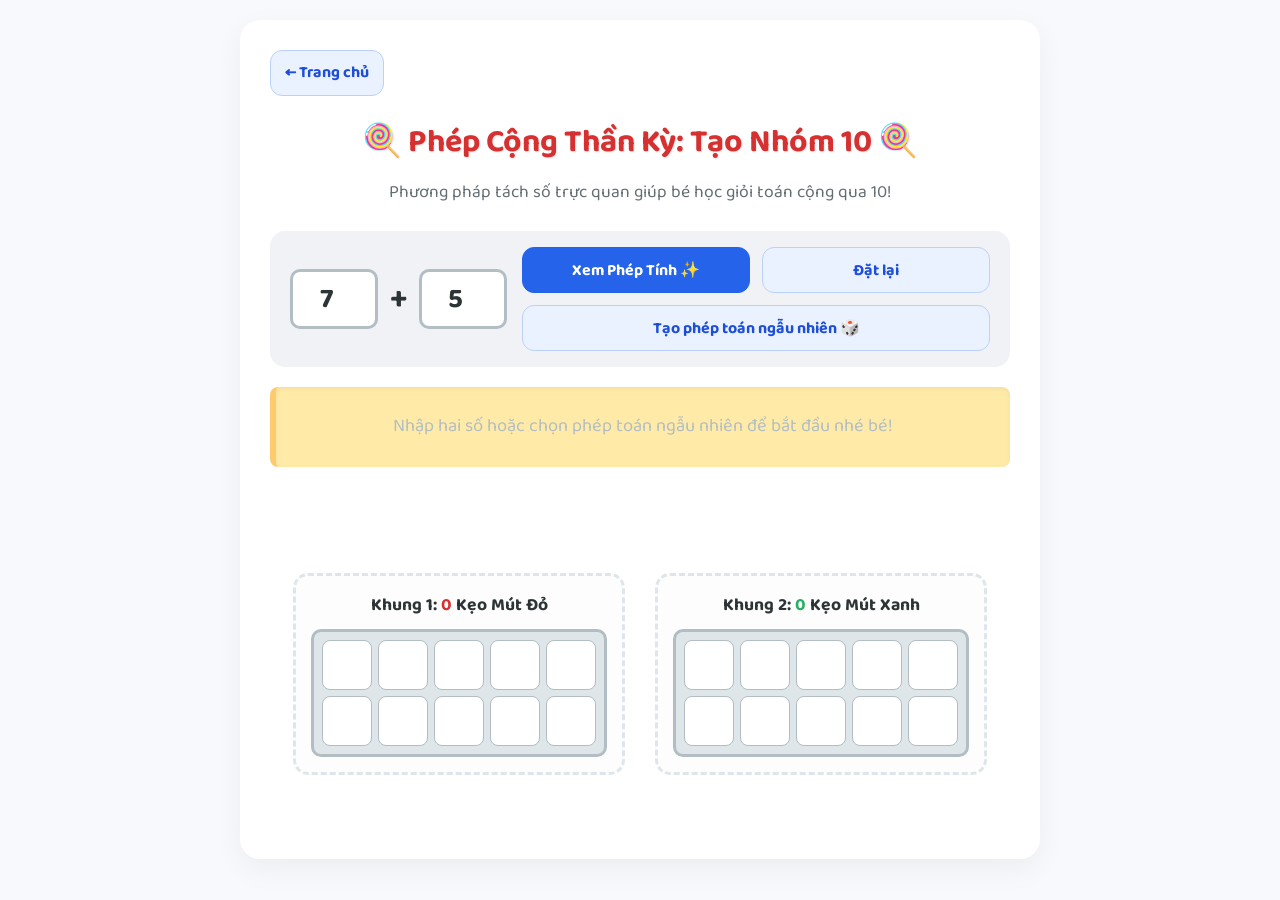
<file: gop-10.html>
<!DOCTYPE html>
<html lang="vi">
<head>
    <meta charset="UTF-8">
    <meta name="viewport" content="width=device-width, initial-scale=1.0">
    <title>Bé Học Phép Cộng Gộp 10 Thần Kỳ 🍭</title>
    <style>
        :root {
            --primary-color: #ff6b6b;
            --secondary-color: #4ecdc4;
            --bg-color: #f7f9fc;
            --text-color: #2d3436;
            --accent-color: #ffeaa7;
        }

        * {
            box-sizing: border-box;
        }

        body {
            background-color: var(--bg-color);
            color: var(--text-color);
            margin: 0;
            padding: 20px;
            display: flex;
            flex-direction: column;
            align-items: center;
            min-height: 100vh;
        }

        .container {
            max-width: 800px;
            width: 100%;
            background: white;
            padding: 30px;
            border-radius: 20px;
            box-shadow: 0 10px 30px rgba(0,0,0,0.05);
            text-align: center;
        }

        .container > .home-link { position: sticky; top: 0; z-index: 20; display: flex; width: max-content; margin-bottom: 12px; }
        body.practicing .home-link { display: none; }

        h1 {
            color: #d63031;
            font-size: 2rem;
            margin-bottom: 10px;
            text-shadow: 1px 1px 2px rgba(0,0,0,0.1);
        }

        .subtitle {
            color: #636e72;
            margin-bottom: 25px;
            font-size: 1.1rem;
        }

        .main-layout {
            display: flex;
            flex-direction: column;
            align-items: flex-start;
            gap: 16px;
            margin-bottom: 24px;
        }

        .side-panel {
            width: 100%;
        }

        .content-panel {
            width: 100%;
            min-width: 0;
        }

        .practice-actions { margin-bottom: 12px; }
        body:not(.practicing) .practice-actions { display: none; }
        .practice-actions button { width: auto; min-width: 120px; }
        body.practicing .control-panel, body.practicing .subtitle { display: none; }
        body.practicing .practice-actions { display: flex; }

        /* Bảng điều khiển nhập số */
        .control-panel {
            background: #f1f2f6;
            padding: 16px 20px;
            border-radius: 15px;
            display: grid;
            grid-template-columns: auto 1fr;
            align-items: center;
            gap: 15px;
            margin-bottom: 20px;
            text-align: left;
        }

        .button-row {
            display: grid;
            grid-template-columns: 1fr 1fr;
            gap: 12px;
        }

        .input-row {
            display: flex;
            align-items: center;
            justify-content: center;
            gap: 12px;
        }

        #btn-random { grid-column: 1 / -1; }

        input[type="number"] {
            width: 88px;
            height: 60px;
            font-size: 1.75rem;
            text-align: center;
            border: 3px solid #b2bec3;
            border-radius: 10px;
            font-weight: bold;
            color: #2d3436;
            outline: none;
            transition: border-color 0.3s;
        }

        input[type="number"]:focus {
            border-color: var(--primary-color);
        }

        .math-sign {
            font-size: 2rem;
            font-weight: bold;
            color: #2d3436;
        }

        button {
            background: linear-gradient(135deg, #ff6b6b, #ee5253);
            color: white;
            border: none;
            width: 100%;
            min-height: 54px;
            padding: 10px 12px;
            font-size: 1rem;
            font-weight: bold;
            border-radius: 10px;
            cursor: pointer;
            box-shadow: 0 4px 15px rgba(255, 107, 107, 0.4);
            transition: all 0.2s ease;
            touch-action: manipulation;
        }

        button:focus-visible,
        input[type="number"]:focus-visible {
            outline: 4px solid rgba(9, 132, 227, .3);
            outline-offset: 2px;
        }

        button:hover {
            transform: translateY(-2px);
            box-shadow: 0 6px 20px rgba(255, 107, 107, 0.6);
        }

        button:active {
            transform: translateY(1px);
        }

        button:disabled {
            background: #b2bec3;
            box-shadow: none;
            cursor: not-allowed;
        }

        /* Khung 10 ô */
        .workspace {
            display: flex;
            justify-content: center;
            gap: clamp(12px, 3vw, 30px);
            margin-bottom: 30px;
            flex-wrap: wrap;
        }

        .frame-wrapper {
            background: #fdfdfd;
            border: 3px dashed #dfe6e9;
            padding: 15px;
            border-radius: 15px;
            position: relative;
        }

        .frame-title {
            font-size: 1.1rem;
            font-weight: bold;
            margin-bottom: 10px;
            color: #2d3436;
        }

        .ten-frame {
            display: grid;
            grid-template-columns: repeat(5, 50px);
            grid-template-rows: repeat(2, 50px);
            gap: 6px;
            background-color: #dfe6e9;
            padding: 8px;
            border-radius: 10px;
            border: 3px solid #b2bec3;
            position: relative;
            transition: all 0.5s ease;
        }

        .cell {
            background-color: white;
            border-radius: 8px;
            border: 1px solid #b2bec3;
            display: flex;
            align-items: center;
            justify-content: center;
            position: relative;
            transition: background-color .3s, opacity .3s, transform .3s;
        }

        .cell.need-cell {
            background: #e8f8f5;
            box-shadow: inset 0 0 0 3px #00b894;
            animation: pulse 1s infinite alternate;
        }

        /* Kẹo mút và hiệu ứng bay */
        .apple {
            font-size: 2.2rem;
            user-select: none;
            z-index: 10;
            display: inline-block;
            transition: all 0.8s cubic-bezier(0.25, 1, 0.5, 1);
        }

        .apple.moving {
            z-index: 999;
            transform: scale(1.3);
        }

        .cell.split-to-ten {
            background: #74b9ff;
        }

        .cell.split-remain {
            background: #ffe066;
        }

        .ten-frame.dimmed { opacity: .35; }

        .cell.remaining-focus {
            background: #ffe066;
            transform: scale(1.06);
            animation: pulse 1s infinite alternate;
        }

        .split-legend {
            display: flex;
            justify-content: center;
            gap: 8px;
            margin-top: 10px;
            font-size: .85rem;
            font-weight: 700;
        }

        .split-legend[hidden] { display: none; }

        .legend-to-ten,
        .part-to-ten { color: #073b66; background: #74b9ff; }
        .legend-remain,
        .part-remain { color: #694300; background: #ffe066; }
        .part-to-ten,
        .part-remain { padding: 0 .15em; border-radius: 4px; }
        .legend-to-ten,
        .legend-remain { padding: 4px 8px; border-radius: 8px; }
        .legend-to-ten { background: #74b9ff; }
        .legend-remain { background: #ffe066; }

        .step-hint {
            margin: 10px 0 0;
            color: #636e72;
            font-size: .95rem;
            font-weight: 700;
            text-align: center;
            animation: pulse 1s infinite alternate;
        }

        @keyframes pulse {
            to { opacity: .45; }
        }

        /* Lời giảng giải */
        .explanation-box {
            background: var(--accent-color);
            border-left: 6px solid #fdcb6e;
            padding: 15px 20px;
            border-radius: 8px;
            text-align: left;
            margin-top: 20px;
            min-height: 80px;
            font-size: 1.15rem;
            line-height: 1.6;
            transition: all 0.3s ease;
            box-shadow: inset 0 2px 5px rgba(0,0,0,0.05);
        }

        .step-text {
            margin: 5px 0;
            opacity: 0;
            transform: translateY(5px);
            transition: all 0.5s ease;
        }

        .step-text.show {
            opacity: .42;
            transform: translateY(0);
        }

        .step-text.current.show { opacity: 1; }

        #title-count-left.counting {
            display: inline-block;
            animation: count-pop .35s ease;
        }

        @keyframes count-pop {
            50% { transform: scale(1.7); }
        }

        /* Công thức toán thời gian thực */
        .formula-display {
            font-size: 2.2rem;
            font-weight: bold;
            margin: 20px 0;
            color: #2d3436;
            min-height: 50px;
        }

        .highlight-red { color: #d63031; }
        .highlight-green { color: #27ae60; }
        .highlight-blue { color: #0984e3; font-size: 2.5rem; }

        @media (max-width: 650px) {
            body { padding: 10px; }
            .container { padding: 16px; }
            body:not(.practicing) .content-panel { display: none; }
            .control-panel { grid-template-columns: 1fr; }
            .input-row { gap: 8px; }
            input[type="number"] { width: 72px; height: 56px; }
            .workspace { gap: 20px; }
            .frame-wrapper { padding: 8px; }
            .ten-frame {
                grid-template-columns: repeat(5, clamp(28px, 8vw, 40px));
                grid-template-rows: repeat(2, clamp(28px, 8vw, 40px));
                gap: 4px;
            }
            .apple { font-size: 1.6rem; }
            .formula-display { font-size: clamp(1.4rem, 6vw, 2.2rem); }
        }
    </style>
    <link rel="stylesheet" href="ui.css">
</head>
<body>

    <div class="container">
        <a class="home-link ui-button" href="index.html">← Trang chủ</a>
        <h1>🍭 Phép Cộng Thần Kỳ: Tạo Nhóm 10 🍭</h1>
        <div class="subtitle">Phương pháp tách số trực quan giúp bé học giỏi toán cộng qua 10!</div>
        <div class="practice-actions ui-actions ui-actions--sticky">
            <a class="ui-button" href="index.html">← Trang chủ</a>
            <button class="ui-button" type="button" onclick="resetVisualizer(false)">⚙️ Cài đặt</button>
            <button class="ui-button ui-button--primary" type="button" onclick="startNewRandom()">🎲 Phép tính mới</button>
        </div>

        <div class="main-layout">
            <div class="side-panel">
                <div class="control-panel">
                    <div class="input-row">
                        <input type="number" id="num1" value="7" min="1" max="9" inputmode="numeric" aria-label="Số thứ nhất">
                        <span class="math-sign">+</span>
                        <input type="number" id="num2" value="5" min="1" max="9" inputmode="numeric" aria-label="Số thứ hai">
                    </div>
                    <div class="button-row">
                        <button class="ui-button ui-button--primary" id="btn-start" onclick="runAdditionVisualizer()">Xem Phép Tính ✨</button>
                        <button class="ui-button" id="btn-reset" type="button" onclick="resetVisualizer()">Đặt lại</button>
                        <button class="ui-button" id="btn-random" type="button" onclick="runRandomAddition()">Tạo phép toán ngẫu nhiên 🎲</button>
                    </div>
                </div>
                <div class="explanation-box" id="explanation" aria-live="polite">
                    <div style="color: #b2bec3; text-align: center; padding-top: 10px;">Nhập hai số hoặc chọn phép toán ngẫu nhiên để bắt đầu nhé bé!</div>
                </div>
            </div>
            <div class="content-panel">
                <div class="formula-display" id="live-formula"></div>

        <div class="workspace">
            <div class="frame-wrapper">
                <div class="frame-title">Khung 1: <span id="title-count-left" class="highlight-red">0</span> Kẹo Mút Đỏ</div>
                <div id="frame-left" class="ten-frame"></div>
            </div>
            <div class="frame-wrapper">
                <div class="frame-title">Khung 2: <span id="title-count-right" class="highlight-green">0</span> Kẹo Mút Xanh</div>
                <div id="frame-right" class="ten-frame"></div>
                <div id="split-legend" class="split-legend" hidden>
                    <span class="legend-to-ten">Sang gộp</span>
                    <span class="legend-remain">Còn lại</span>
                </div>
            </div>
        </div>

            </div>
        </div>
    </div>

    <script>
        const sleep = ms => new Promise(resolve => setTimeout(resolve, ms));
        const defaultExplanation = '<div style="color: #b2bec3; text-align: center; padding-top: 10px;">Nhập hai số hoặc chọn phép toán ngẫu nhiên để bắt đầu nhé bé!</div>';
        let cancelStepWait = null;
        let runToken = 0;

        function waitForNext(expBox) {
            const hint = document.createElement('p');
            hint.className = 'step-hint';
            hint.textContent = 'Chạm hoặc click vào màn hình để tiếp tục (Space / Enter)';
            expBox.appendChild(hint);

            return new Promise((resolve) => {
                const finish = (continueRun) => {
                    window.removeEventListener('keydown', onKeyDown);
                    document.removeEventListener('click', onClick);
                    hint.remove();
                    cancelStepWait = null;
                    resolve(continueRun);
                };
                const onKeyDown = (event) => {
                    if (!event.repeat && (event.code === 'Space' || event.key === 'Enter') &&
                        !event.target.closest?.('button, input, select, a')) {
                        event.preventDefault();
                        finish(true);
                    }
                };
                const onClick = (event) => {
                    if (!event.target.closest('button, input, select, a')) finish(true);
                };
                cancelStepWait = () => finish(false);
                window.addEventListener('keydown', onKeyDown);
                document.addEventListener('click', onClick);
            });
        }

        function resetVisualizer(resetInputs = true) {
            runToken++;
            if (cancelStepWait) cancelStepWait();
            document.body.classList.remove('practicing');
            document.getElementById('split-legend').hidden = true;
            document.getElementById('btn-start').disabled = false;
            document.getElementById('btn-random').disabled = false;
            if (resetInputs) {
                document.getElementById('num1').value = 7;
                document.getElementById('num2').value = 5;
            }
            document.getElementById('title-count-left').innerText = 0;
            document.getElementById('title-count-right').innerText = 0;
            document.getElementById('live-formula').innerHTML = '';
            document.getElementById('explanation').innerHTML = defaultExplanation;
            genGrid('frame-left');
            genGrid('frame-right');
        }

        function runRandomAddition() {
            const n1 = 2 + Math.floor(Math.random() * 8);
            const n2 = 11 - n1 + Math.floor(Math.random() * (n1 - 1));
            document.getElementById('num1').value = n1;
            document.getElementById('num2').value = n2;
            runAdditionVisualizer();
        }

        function startNewRandom() {
            resetVisualizer(false);
            runRandomAddition();
        }

        function genGrid(frameId, receiver) {
            const frame = document.getElementById(frameId);
            frame.innerHTML = '';
            frame.style.borderColor = '#b2bec3';
            frame.style.backgroundColor = '#dfe6e9';
            for (let i = 0; i < 10; i++) {
                const cell = document.createElement('div');
                cell.className = 'cell';
                cell.id = `${frameId}-cell-${i}`;
                frame.appendChild(cell);
            }
        }

        async function runAdditionVisualizer() {
            const thisRun = ++runToken;
            const btn = document.getElementById('btn-start');
            btn.disabled = true;
            document.getElementById('btn-random').disabled = true;

            let n1 = parseInt(document.getElementById('num1').value);
            let n2 = parseInt(document.getElementById('num2').value);

            if (isNaN(n1) || n1 < 1 || n1 > 9 || isNaN(n2) || n2 < 1 || n2 > 9) {
                alert("Bé ơi, hãy nhập các số từ 1 đến 9 nhé!");
                btn.disabled = false;
                document.getElementById('btn-random').disabled = false;
                return;
            }

            document.body.classList.add('practicing');

            const expBox = document.getElementById('explanation');
            const formula = document.getElementById('live-formula');
            expBox.innerHTML = '';
            formula.innerHTML = `<span class="highlight-red">${n1}</span> + <span class="highlight-green">${n2}</span> = ?`;

            genGrid('frame-left');
            genGrid('frame-right');

            // Giữ nguyên thứ tự phép tính: tách số thứ hai để gộp số thứ nhất thành 10.
            const need = 10 - n1;
            const rem = n2 - need;

            // place lollipops
            for (let i = 0; i < n1; i++) {
                const cell = document.getElementById(`frame-left-cell-${i}`);
                cell.innerHTML = `<span class="apple" id="apple-left-${i}">🍭</span>`;
            }
            for (let i = 0; i < n2; i++) {
                const cell = document.getElementById(`frame-right-cell-${i}`);
                cell.innerHTML = `<span class="apple" id="apple-right-${i}">🍭</span>`;
            }

            document.getElementById('title-count-left').innerText = n1;
            document.getElementById('title-count-right').innerText = n2;

            if (!await waitForNext(expBox)) return;

            // CASE 1: sum <= 10
            if (n1 + n2 <= 10) {
                addStepText(expBox, `👉 Khung trái có <b>${n1}</b> 🍭, khung phải có <b>${n2}</b> 🍭.`);
                if (!await waitForNext(expBox)) return;
                addStepText(expBox, `👉 Cùng đếm gộp tất cả kẹo mút lại nhé!`);
                if (!await waitForNext(expBox)) return;

                for (let i = 0; i < n2; i++) {
                    const idx = n1 + i;
                    const el = document.getElementById(`apple-right-${i}`);
                    const cell = document.getElementById(`frame-left-cell-${idx}`);
                    await moveApple(el, cell);
                    if (thisRun !== runToken) return;
                    document.getElementById('title-count-left').innerText = idx + 1;
                    document.getElementById('title-count-right').innerText = n2 - (i + 1);
                    await sleep(300);
                    if (thisRun !== runToken) return;
                }

                formula.innerHTML = `<span class="highlight-red">${n1}</span> + <span class="highlight-green">${n2}</span> = <span class="highlight-blue">${n1 + n2}</span>`;
                addStepText(expBox, `🎉 Có tất cả <b class="highlight-blue">${n1 + n2}</b> kẹo mút! Vậy <b>${n1} + ${n2} = ${n1 + n2}</b>.`);
                btn.disabled = false;
                document.getElementById('btn-random').disabled = false;
                return;
            }

            // CASE 2: sum > 10
            for (let i = n1; i < 10; i++) {
                document.getElementById(`frame-left-cell-${i}`).classList.add('need-cell');
            }
            addStepText(expBox, `👉 Khung trái có <b class="highlight-red">${n1}</b> 🍭, cần thêm <b>${need}</b> để được 10.`);
            if (!await waitForNext(expBox)) return;

            addStepText(expBox, `👉 Tách <b class="highlight-green">${n2}</b> 🍭 = <b class="part-to-ten">${need}</b> (sang gộp) + <b class="part-remain">${rem}</b> (còn lại).`);
            formula.innerHTML = `<span class="highlight-red">${n1}</span> + (<span class="part-to-ten">${need}</span> + <span class="part-remain">${rem}</span>) = ?`;

            // Tách trực quan số cho thành hai nhóm: sang gộp và còn lại.
            for (let i = 0; i < n2; i++) {
                const el = document.getElementById(`apple-right-${i}`);
                if (el) el.parentElement.classList.add(i < need ? 'split-to-ten' : 'split-remain');
            }
            document.getElementById('split-legend').hidden = false;
            if (!await waitForNext(expBox)) return;

            addStepText(expBox, `🚀 Di chuyển <b>${need}</b> kẹo mút 🍭 sang lấp đầy khung 10!`);
            formula.innerHTML = `(<span class="highlight-red">${n1}</span> + <span class="part-to-ten">${need}</span>) + <span class="part-remain">${rem}</span> = ?`;
            if (!await waitForNext(expBox)) return;

            document.getElementById('split-legend').hidden = true;
            for (let i = 0; i < need; i++) {
                const el = document.getElementById(`apple-right-${i}`);
                const cell = document.getElementById(`frame-left-cell-${n1 + i}`);
                el.parentElement.classList.remove('split-to-ten');
                cell.classList.remove('need-cell');
                await moveApple(el, cell);
                if (thisRun !== runToken) return;
                animateCount(n1 + i + 1);
                document.getElementById('title-count-right').innerText = n2 - (i + 1);
                await sleep(350);
                if (thisRun !== runToken) return;
            }
            await sleep(500);
            if (thisRun !== runToken) return;

            // highlight the full 10-frame
            const recvFrame = document.getElementById('frame-left');
            recvFrame.style.borderColor = '#27ae60';
            recvFrame.style.backgroundColor = '#e8f8f5';

            addStepText(expBox, `✨ Khung trái đã đầy <b>10</b> kẹo mút!`);
            formula.innerHTML = `<span class="highlight-red">10</span> + <span class="highlight-green">${rem}</span> = ?`;
            if (!await waitForNext(expBox)) return;

            addStepText(expBox, `👉 Còn lại <b>${rem}</b> kẹo mút 🍭 ở khung phải.`);
            recvFrame.classList.add('dimmed');
            document.querySelectorAll('#frame-right .split-remain').forEach(cell => cell.classList.add('remaining-focus'));
            if (!await waitForNext(expBox)) return;

            addStepText(expBox, `🎉 <b>10 + ${rem} = ${n1 + n2}</b>! Vậy <b>${n1} + ${n2} = ${n1 + n2}</b>.`);
            formula.innerHTML = `<span class="highlight-red">${n1}</span> + <span class="highlight-green">${n2}</span> = <span class="highlight-blue">${n1 + n2}</span>`;
            recvFrame.classList.remove('dimmed');
            document.querySelectorAll('.remaining-focus').forEach(cell => cell.classList.remove('remaining-focus', 'split-remain'));
            btn.disabled = false;
            document.getElementById('btn-random').disabled = false;
        }

        function addStepText(container, text) {
            container.querySelectorAll('.step-text.current').forEach(step => step.classList.remove('current'));
            const p = document.createElement('p');
            p.className = 'step-text current';
            p.innerHTML = text;
            container.appendChild(p);
            setTimeout(() => p.classList.add('show'), 50);
            container.scrollTop = container.scrollHeight;
        }

        function animateCount(value) {
            const count = document.getElementById('title-count-left');
            count.innerText = value;
            count.classList.remove('counting');
            void count.offsetWidth;
            count.classList.add('counting');
        }

        function moveApple(el, targetCell) {
            return new Promise((resolve) => {
                if (!el || !targetCell) { resolve(); return; }

                const start = el.getBoundingClientRect();
                const end = targetCell.getBoundingClientRect();
                const dx = end.left - start.left + (targetCell.offsetWidth / 2 - el.offsetWidth / 2);
                const dy = end.top - start.top + (targetCell.offsetHeight / 2 - el.offsetHeight / 2);

                el.classList.add('moving');
                el.style.transform = `translate(${dx}px, ${dy}px) scale(1.2)`;

                let settled = false;
                function handler() {
                    if (settled) return;
                    settled = true;
                    el.removeEventListener('transitionend', handler);
                    el.removeEventListener('transitioncancel', handler);
                    el.classList.remove('moving');
                    el.style.transform = 'none';
                    targetCell.appendChild(el);
                    resolve();
                }
                el.addEventListener('transitionend', handler);
                el.addEventListener('transitioncancel', handler);
                setTimeout(handler, 900);
            });
        }

        resetVisualizer();
    </script>
</body>
</html>
</file>
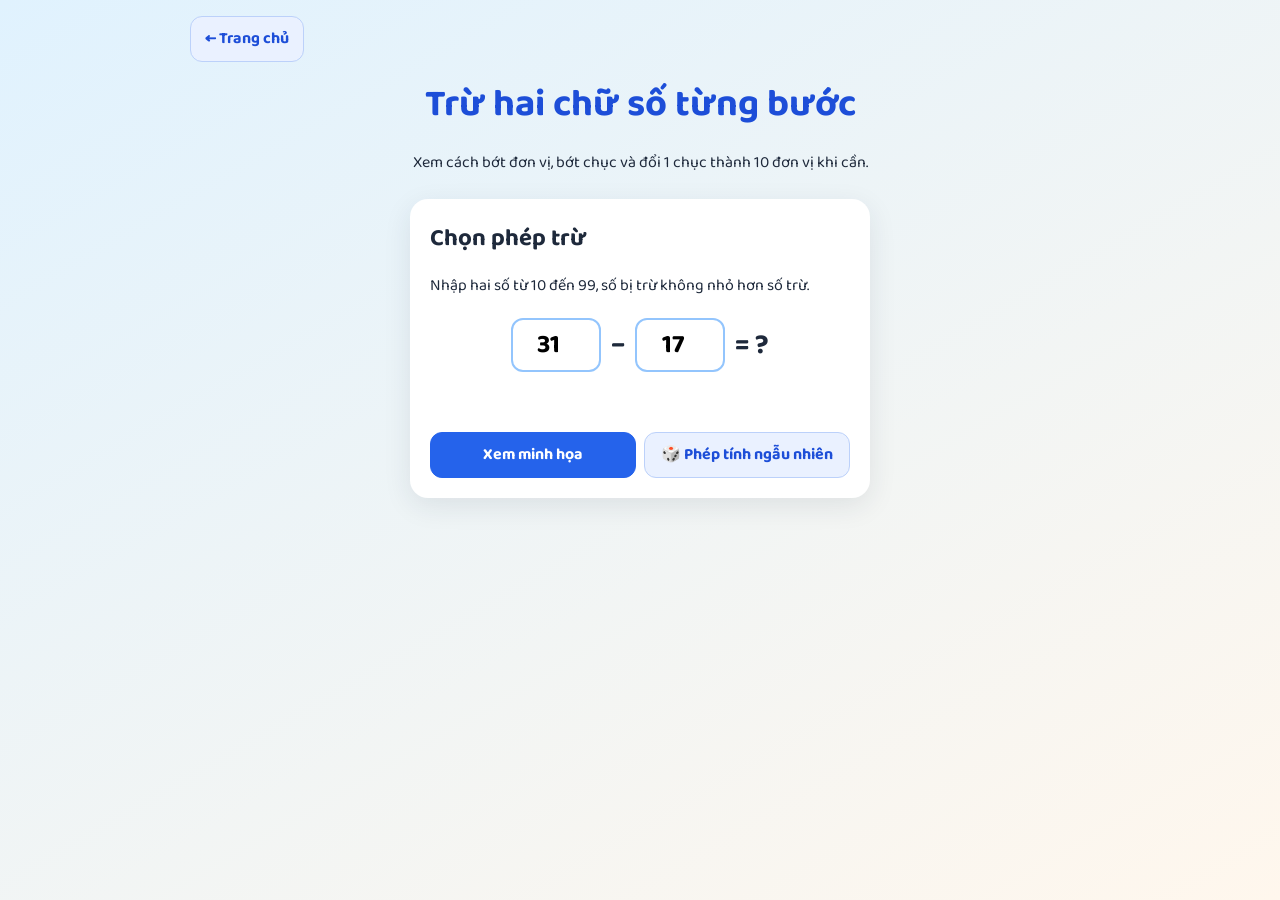
<file: minh-hoa-tru-2-chu-so.html>
<!doctype html>
<html lang="vi">
<head>
  <meta charset="utf-8">
  <meta name="viewport" content="width=device-width, initial-scale=1">
  <title>Minh họa trừ hai chữ số - Bé học toán</title>
  <style>
    * { box-sizing: border-box; }
    body { margin: 0; min-height: 100dvh; padding: 16px; background: linear-gradient(150deg, #e0f2fe, #fff7ed); color: #1e293b; }
    main { width: min(100%, 900px); margin: 0 auto; }
    h1 { margin: 12px 0 8px; color: #1d4ed8; font-size: clamp(26px, 6vw, 38px); }
    p { line-height: 1.5; }
    .intro { text-align: center; }
    .intro .ui-button { display: flex; width: max-content; }
    .card { padding: 20px; border-radius: 18px; background: #fff; box-shadow: 0 8px 28px #1e293b18; }
    #setup { width: min(100%, 460px); margin: 24px auto; }
    #setup h2 { margin: 0; }
    .inputs { display: flex; align-items: center; justify-content: center; gap: 10px; margin: 20px 0; }
    .inputs input { width: clamp(64px, 22vw, 90px); height: 54px; border: 2px solid #93c5fd; border-radius: 12px; font: 700 26px var(--ui-font); text-align: center; }
    .inputs span { font-size: 28px; font-weight: 700; }
    .setup-actions { display: flex; flex-wrap: wrap; gap: 8px; }
    .setup-actions .ui-button { flex: 1 1 160px; }
    #error { min-height: 1.5em; color: #b91c1c; font-weight: 700; }
    #lesson .ui-actions { margin-bottom: 12px; }
    .summary { text-align: center; }
    #equation { color: #1d4ed8; font-size: clamp(28px, 8vw, 48px); font-weight: 800; }
    #explanation { min-height: 3em; margin-bottom: 0; font-size: clamp(17px, 4vw, 21px); font-weight: 700; }
    #step-hint { margin: 12px 0; text-align: center; font-weight: 700; color: #475569; }
    .place-values { display: grid; grid-template-columns: minmax(80px, 140px) repeat(2, minmax(0, 1fr)); gap: 8px; cursor: pointer; }
    .place-values:focus-visible { outline: 3px solid #f59e0b; outline-offset: 3px; }
    .column-title { padding: 8px; border-radius: 12px; background: #dbeafe; text-align: center; font-weight: 800; }
    .row-label { display: grid; align-content: center; padding: 8px; border-radius: 12px; background: #dbeafe; font-weight: 700; }
    .row-label strong { font-size: 26px; }
    .row-label.subtract { background: #ffedd5; }
    .tokens { display: flex; flex-wrap: wrap; align-content: flex-start; gap: 6px; min-height: 86px; padding: 10px; border: 2px dashed #93c5fd; border-radius: 14px; background: #fff; }
    .tokens.subtract { border-color: #fdba74; background: #fff7ed; }
    .token { display: grid; place-items: center; flex: none; font-weight: 800; }
    .ten-token { width: 34px; height: 44px; border: 2px solid #3b82f6; border-radius: 8px; background: #bfdbfe; color: #1e3a8a; }
    .unit-token { width: 26px; height: 26px; border: 2px solid #d97706; border-radius: 50%; background: #fde68a; color: #78350f; }
    .token.marked { border-color: #dc2626; background: #fecaca; }
    .token.used { opacity: .3; text-decoration: line-through; }
    .zero { color: #94a3b8; font-weight: 700; }
    .legend { text-align: center; color: #475569; font-weight: 700; }
    body.studying .intro { display: none; }
    [hidden] { display: none !important; }
    @media (max-width: 600px) {
      body { padding: 10px; }
      .card { padding: 14px; }
      .place-values { grid-template-columns: 80px repeat(2, minmax(0, 1fr)); gap: 5px; }
      .column-title, .row-label { padding: 5px; font-size: 13px; }
      .row-label strong { font-size: 20px; }
      .tokens { min-height: 70px; padding: 6px; gap: 4px; }
      .ten-token { width: 29px; height: 36px; font-size: 14px; }
      .unit-token { width: 22px; height: 22px; font-size: 12px; }
    }
  </style>
  <link rel="stylesheet" href="ui.css">
</head>
<body>
  <main>
    <header class="intro">
      <a class="ui-button" href="index.html">← Trang chủ</a>
      <h1>Trừ hai chữ số từng bước</h1>
      <p>Xem cách bớt đơn vị, bớt chục và đổi 1 chục thành 10 đơn vị khi cần.</p>
    </header>

    <form id="setup" class="card">
      <h2>Chọn phép trừ</h2>
      <p>Nhập hai số từ 10 đến 99, số bị trừ không nhỏ hơn số trừ.</p>
      <div class="inputs">
        <input id="first" type="number" min="10" max="99" step="1" value="31" inputmode="numeric" aria-label="Số bị trừ" required>
        <span>−</span>
        <input id="second" type="number" min="10" max="99" step="1" value="17" inputmode="numeric" aria-label="Số trừ" required>
        <span>= ?</span>
      </div>
      <p id="error" role="alert"></p>
      <div class="setup-actions">
        <button class="ui-button ui-button--primary" type="submit">Xem minh họa</button>
        <button class="ui-button" id="random-setup" type="button">🎲 Phép tính ngẫu nhiên</button>
      </div>
    </form>

    <section id="lesson" hidden aria-label="Minh họa trừ hai chữ số">
      <nav class="ui-actions ui-actions--sticky" aria-label="Thao tác minh họa">
        <a class="ui-button" href="index.html">← Trang chủ</a>
        <button class="ui-button" id="settings" type="button">⚙️ Cài đặt</button>
        <button class="ui-button ui-button--primary" id="random-next" type="button">🎲 Phép tính mới</button>
      </nav>
      <div class="summary card">
        <div id="equation"></div>
        <p id="explanation" aria-live="polite"></p>
      </div>
      <p id="step-hint">Chạm vào hình hoặc nhấn Enter để xem bước tiếp theo.</p>
      <div class="place-values" id="stage" role="button" tabindex="0" aria-label="Chạm hoặc nhấn Enter để xem bước tiếp theo">
        <div></div><div class="column-title">Chục × 10</div><div class="column-title">Đơn vị × 1</div>
        <div class="row-label">Số bị trừ<strong id="first-label"></strong></div>
        <div class="tokens" id="first-tens" aria-hidden="true"></div>
        <div class="tokens" id="first-units" aria-hidden="true"></div>
        <div class="row-label subtract">Số trừ<strong id="second-label"></strong></div>
        <div class="tokens subtract" id="second-tens" aria-hidden="true"></div>
        <div class="tokens subtract" id="second-units" aria-hidden="true"></div>
      </div>
      <p class="legend">Thẻ xanh = 1 chục. Chấm vàng = 1 đơn vị. Viền đỏ = sắp bớt.</p>
    </section>
  </main>
  <script>
    const setup = document.getElementById('setup');
    const lesson = document.getElementById('lesson');
    const firstInput = document.getElementById('first');
    const secondInput = document.getElementById('second');
    let first = 31, second = 17, step = 0;

    function drawTokens(id, count, kind, marked = 0, used = false) {
      document.getElementById(id).innerHTML = count === 0 ? '<span class="zero">0</span>' :
        Array.from({ length: count }, (_, index) => `<span class="token ${kind}-token ${index >= count - marked ? 'marked' : ''} ${used ? 'used' : ''}">${kind === 'ten' ? 10 : 1}</span>`).join('');
    }

    function render() {
      const tens = Math.floor(first / 10), units = first % 10;
      const subtractTens = Math.floor(second / 10), subtractUnits = second % 10;
      const borrow = units < subtractUnits;
      const exchanged = borrow && step >= 1 ? 1 : 0;
      const shownTens = tens - exchanged - (step >= 5 ? subtractTens : 0);
      const shownUnits = units + exchanged * 10 - (step >= 3 ? subtractUnits : 0);
      document.getElementById('first-label').textContent = first;
      document.getElementById('second-label').textContent = second;
      drawTokens('first-tens', shownTens, 'ten', step === 4 ? subtractTens : 0);
      drawTokens('first-units', shownUnits, 'unit', step === 2 ? subtractUnits : 0);
      drawTokens('second-tens', subtractTens, 'ten', 0, step >= 5);
      drawTokens('second-units', subtractUnits, 'unit', 0, step >= 3);

      const formulas = [
        `${first} − ${second} = ?`,
        `${first} = ${tens - 1} chục + ${units + 10} đơn vị`,
        `${units + exchanged * 10} đơn vị − ${subtractUnits} đơn vị = ?`,
        `${units + exchanged * 10} − ${subtractUnits} = ${shownUnits} đơn vị`,
        `${shownTens} chục − ${subtractTens} chục = ?`,
        `${first} − ${second} = ${first - second}`,
      ];
      const messages = [
        `Số bị trừ ${first} ở hàng trên; số trừ ${second} ở hàng dưới. Hai cột chục và đơn vị thẳng nhau.`,
        `${units} đơn vị không đủ bớt ${subtractUnits}. Đổi 1 thẻ chục ở hàng trên thành 10 chấm đơn vị.`,
        `Bớt ${subtractUnits} đơn vị cùng cột. Các chấm viền đỏ ở hàng trên sẽ được lấy đi.`,
        `Còn ${shownUnits} đơn vị. Phần đơn vị của số trừ đã dùng được làm mờ.`,
        `Bớt ${subtractTens} chục cùng cột. Các thẻ viền đỏ ở hàng trên sẽ được lấy đi.`,
        `Còn ${shownTens} chục và ${shownUnits} đơn vị. Vậy ${first} − ${second} = ${first - second}! 🎉`,
      ];
      document.getElementById('equation').textContent = formulas[step];
      document.getElementById('explanation').textContent = messages[step];
      document.getElementById('step-hint').textContent = step === 5
        ? 'Hoàn thành! Chọn Phép tính mới để xem tiếp.'
        : 'Chạm vào hình hoặc nhấn Enter để xem bước tiếp theo.';
    }

    function start() {
      const a = Number(firstInput.value), b = Number(secondInput.value);
      if (!Number.isInteger(a) || a < 10 || a > 99 || !Number.isInteger(b) || b < 10 || b > 99 || b > a) {
        document.getElementById('error').textContent = 'Chọn hai số nguyên từ 10–99, với số bị trừ lớn hơn hoặc bằng số trừ.';
        return;
      }
      document.getElementById('error').textContent = '';
      first = a; second = b; step = 0;
      setup.hidden = true;
      lesson.hidden = false;
      document.body.classList.add('studying');
      render();
      document.getElementById('stage').focus({ preventScroll: true });
    }

    function randomProblem() {
      const a = 10 + Math.floor(Math.random() * 90);
      firstInput.value = a;
      secondInput.value = 10 + Math.floor(Math.random() * (a - 9));
      start();
    }

    function nextStep() {
      if (step >= 5) return;
      step++;
      if (step === 1 && first % 10 >= second % 10) step = 2;
      if (step === 2 && second % 10 === 0) step = 4;
      render();
    }

    setup.addEventListener('submit', event => { event.preventDefault(); start(); });
    document.getElementById('random-setup').addEventListener('click', randomProblem);
    document.getElementById('random-next').addEventListener('click', randomProblem);
    document.getElementById('settings').addEventListener('click', () => {
      lesson.hidden = true;
      setup.hidden = false;
      document.body.classList.remove('studying');
    });
    document.getElementById('stage').addEventListener('click', nextStep);
    document.getElementById('stage').addEventListener('keydown', event => {
      if (event.key === 'Enter' || event.key === ' ') { event.preventDefault(); nextStep(); }
    });
  </script>
</body>
</html>
</file>
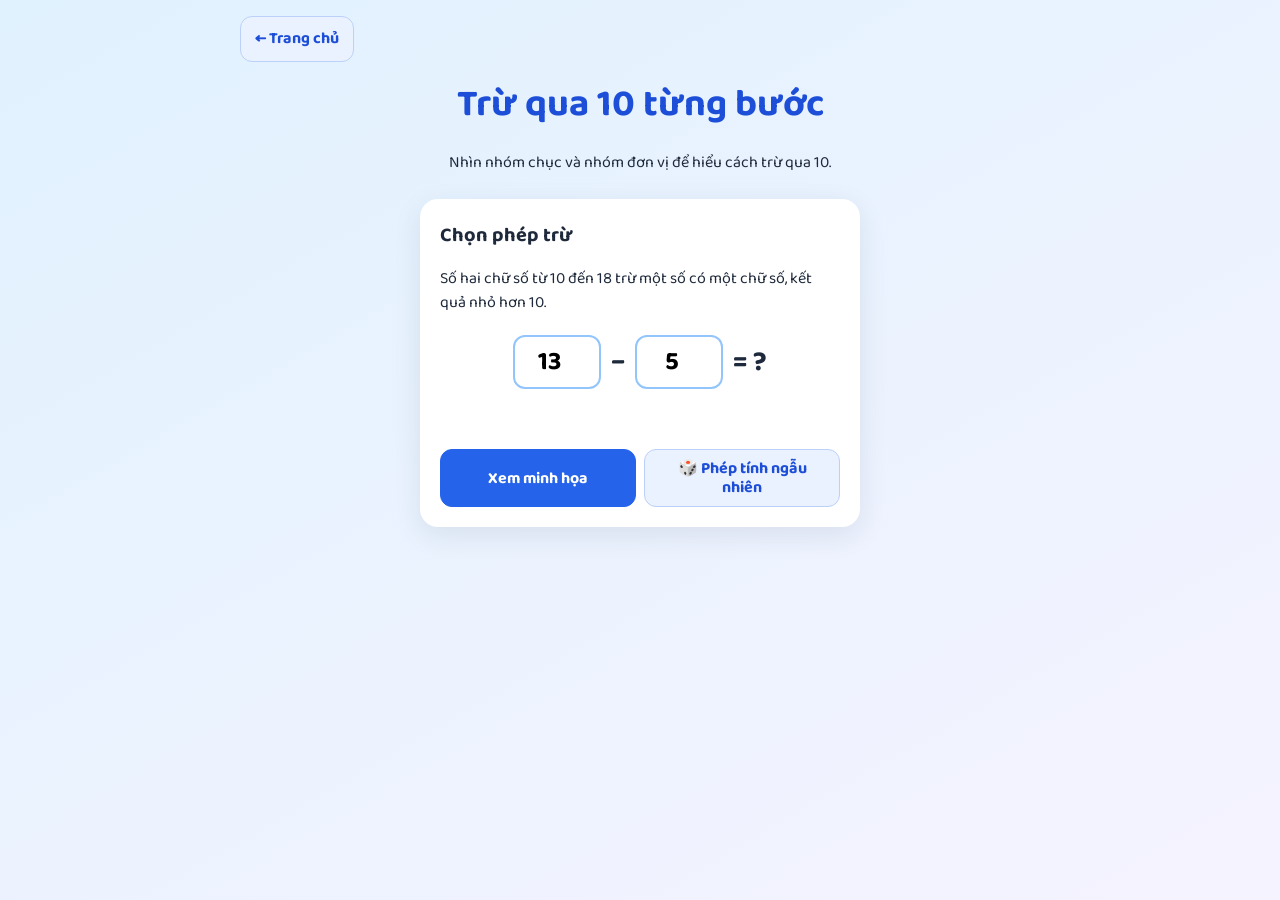
<file: minh-hoa-tru-qua-10.html>
<!doctype html>
<html lang="vi">
<head>
  <meta charset="utf-8">
  <meta name="viewport" content="width=device-width, initial-scale=1">
  <title>Minh họa trừ qua 10</title>
  <style>
    * { box-sizing: border-box; }
    body { margin: 0; min-height: 100dvh; padding: 16px; background: linear-gradient(150deg, #e0f2fe, #f5f3ff); color: #1e293b; }
    main { width: min(100%, 800px); margin: 0 auto; }
    h1 { margin: 12px 0 8px; color: #1d4ed8; font-size: clamp(26px, 6vw, 38px); }
    h2 { margin: 0 0 12px; font-size: 20px; }
    p { line-height: 1.5; }
    .intro { text-align: center; }
    .intro .ui-button { display: flex; width: max-content; }
    .card { padding: 20px; border-radius: 18px; background: white; box-shadow: 0 8px 28px #1e293b18; }
    #setup { width: min(100%, 440px); margin: 24px auto; }
    .inputs { display: flex; align-items: center; justify-content: center; gap: 10px; margin: 20px 0; }
    .inputs input { width: clamp(60px, 22vw, 88px); height: 54px; border: 2px solid #93c5fd; border-radius: 12px; font: 700 26px var(--ui-font); text-align: center; }
    .inputs span { font-size: 28px; font-weight: bold; }
    .setup-actions { display: flex; flex-wrap: wrap; gap: 8px; }
    .setup-actions .ui-button { flex: 1 1 160px; }
    #error { min-height: 1.5em; color: #b91c1c; font-weight: bold; }
    #lesson .ui-actions { margin-bottom: 12px; }
    .summary { text-align: center; }
    #equation { color: #1d4ed8; font-size: clamp(28px, 8vw, 48px); font-weight: 800; }
    #explanation { min-height: 3em; font-size: clamp(17px, 4vw, 21px); font-weight: 700; }
    .frames { display: grid; gap: 14px; cursor: pointer; }
    .number-row { display: grid; grid-template-columns: repeat(2, minmax(0, 1fr)); gap: 14px; }
    .frame { width: 100%; max-width: 350px; min-width: 0; justify-self: center; padding: 14px; border: 2px dashed #93c5fd; border-radius: 16px; background: #fff; text-align: center; }
    #whole-frame, #subtract-whole-frame, .frame.single { grid-column: 1 / -1; }
    .cells { display: grid; grid-template-columns: repeat(5, minmax(0, 1fr)); gap: 5px; }
    .cell { display: grid; place-items: center; aspect-ratio: 1; border: 1px solid #cbd5e1; border-radius: 9px; background: #f8fafc; }
    .candy { font-size: clamp(21px, 5vw, 32px); line-height: 1; }
    .subtract-frame { border-color: #fdba74; background: #fff7ed; }
    .used .cell { opacity: .35; }
    .used h2 { color: #64748b; }
    .to-remove { outline: 3px solid #ef4444; outline-offset: -3px; background: #ffe4e6; }
    .step-hint { margin: 12px 0; text-align: center; font-weight: 700; color: #475569; }
    body.studying .intro { display: none; }
    [hidden] { display: none !important; }
    @media (max-width: 600px) {
      body { padding: 10px; }
      .card { padding: 14px; }
      .number-row { gap: 8px; }
      .frame { padding: 8px; }
      .frame h2 { font-size: clamp(13px, 3.4vw, 20px); line-height: 1.2; }
      .cells { gap: 2px; }
      .candy { font-size: clamp(14px, 4vw, 24px); }
    }
  </style>
  <link rel="stylesheet" href="ui.css">
</head>
<body>
  <main>
    <header class="intro">
      <a class="ui-button" href="index.html">← Trang chủ</a>
      <h1>Trừ qua 10 từng bước</h1>
      <p>Nhìn nhóm chục và nhóm đơn vị để hiểu cách trừ qua 10.</p>
    </header>

    <form id="setup" class="card">
      <h2>Chọn phép trừ</h2>
      <p>Số hai chữ số từ 10 đến 18 trừ một số có một chữ số, kết quả nhỏ hơn 10.</p>
      <div class="inputs">
        <input id="first" type="number" min="10" max="18" step="1" value="13" inputmode="numeric" aria-label="Số bị trừ" required>
        <span>−</span>
        <input id="second" type="number" min="1" max="9" step="1" value="5" inputmode="numeric" aria-label="Số trừ" required>
        <span>= ?</span>
      </div>
      <p id="error" role="alert"></p>
      <div class="setup-actions">
        <button class="ui-button ui-button--primary" type="submit">Xem minh họa</button>
        <button class="ui-button" id="random-setup" type="button">🎲 Phép tính ngẫu nhiên</button>
      </div>
    </form>

    <section id="lesson" hidden aria-label="Minh họa phép trừ">
      <nav class="ui-actions ui-actions--sticky" aria-label="Thao tác minh họa">
        <a class="ui-button" href="index.html">← Trang chủ</a>
        <button class="ui-button" id="settings" type="button">⚙️ Cài đặt</button>
        <button class="ui-button ui-button--primary" id="random-next" type="button">🎲 Phép tính mới</button>
      </nav>
      <div class="summary card">
        <div id="equation"></div>
        <p id="explanation" aria-live="polite"></p>
      </div>
      <div class="frames" id="stage" role="button" tabindex="0" aria-label="Chạm hoặc nhấn Enter để xem bước tiếp theo">
        <div class="number-row">
          <div class="frame" id="whole-frame">
            <h2>Số bị trừ: <span id="whole-count"></span></h2>
            <div class="cells" id="whole"></div>
          </div>
          <div class="frame" id="tens-frame" hidden>
            <h2>Số bị trừ: nhóm 10 🍬</h2>
            <div class="cells" id="tens"></div>
          </div>
          <div class="frame" id="units-frame" hidden>
            <h2 id="units-title"></h2>
            <div class="cells" id="units"></div>
          </div>
        </div>
        <div class="number-row">
          <div class="frame subtract-frame" id="subtract-whole-frame">
            <h2>Số trừ: <span id="second-count"></span></h2>
            <div class="cells" id="subtract-whole"></div>
          </div>
          <div class="frame subtract-frame" id="subtract-tens-frame" hidden>
            <h2 id="subtract-tens-title"></h2>
            <div class="cells" id="subtract-tens"></div>
          </div>
          <div class="frame subtract-frame" id="subtract-units-frame" hidden>
            <h2 id="subtract-units-title"></h2>
            <div class="cells" id="subtract-units"></div>
          </div>
        </div>
      </div>
      <p class="step-hint" id="step-hint">Chạm vào hình hoặc nhấn Enter để xem bước tiếp theo.</p>
    </section>
  </main>
  <script>
    const setup = document.getElementById('setup');
    const lesson = document.getElementById('lesson');
    const firstInput = document.getElementById('first');
    const secondInput = document.getElementById('second');
    const equation = document.getElementById('equation');
    const explanation = document.getElementById('explanation');
    let first = 13, second = 5, step = 0;

    function drawFrame(id, count, highlighted = 0) {
      document.getElementById(id).innerHTML = Array.from({ length: id === 'whole' || id === 'subtract-whole' ? count : 10 }, (_, index) => {
        const candy = index < count ? `<span class="candy">${id === 'tens' || id === 'subtract-tens' || (id === 'whole' && index < 10) ? '🍬' : '🍭'}</span>` : '';
        return `<div class="cell ${index >= count - highlighted && index < count ? 'to-remove' : ''}">${candy}</div>`;
      }).join('');
    }

    function render() {
      const units = first - 10;
      const remaining = second - units;
      const answer = first - second;
      document.getElementById('whole-count').textContent = first;
      document.getElementById('second-count').textContent = second;
      document.getElementById('units-title').textContent = `Số bị trừ: ${units} đơn vị 🍭`;
      document.getElementById('subtract-units-title').textContent = step >= 3 ? `Đã bớt ${units} đơn vị 🍭` : `Số trừ: ${units} đơn vị 🍭`;
      document.getElementById('subtract-tens-title').textContent = step >= 5 ? `Đã bớt ${remaining} từ nhóm 10 🍬` : `Số trừ: ${remaining} từ nhóm 10 🍬`;
      document.getElementById('whole-frame').hidden = step !== 0;
      document.getElementById('tens-frame').hidden = step === 0;
      document.getElementById('units-frame').hidden = step === 0 || units === 0;
      document.getElementById('subtract-whole-frame').hidden = step >= 2;
      document.getElementById('subtract-units-frame').hidden = step < 2 || units === 0;
      document.getElementById('subtract-tens-frame').hidden = step < 2;
      document.getElementById('tens-frame').classList.toggle('single', units === 0);
      document.getElementById('subtract-tens-frame').classList.toggle('single', units === 0);
      document.getElementById('subtract-units-frame').classList.toggle('used', step >= 3);
      document.getElementById('subtract-tens-frame').classList.toggle('used', step >= 5);
      drawFrame('whole', first);
      drawFrame('tens', step === 5 ? answer : 10, step === 4 ? remaining : 0);
      drawFrame('units', step < 3 ? units : 0, step === 2 ? units : 0);
      drawFrame('subtract-whole', second);
      drawFrame('subtract-units', units);
      drawFrame('subtract-tens', remaining);

      const formulas = [
        `${first} − ${second} = ?`,
        `${first} = 10 + ${units}`,
        `${second} = ${units} + ${remaining}`,
        `${first} − ${units} = 10`,
        `10 − ${remaining} = ?`,
        `${first} − ${second} = ${answer}`,
      ];
      const messages = [
        `Số bị trừ là ${first} viên kẹo; số trừ là ${second} viên kẹo. Trước tiên tách số bị trừ.`,
        `Tách số bị trừ ${first} thành 1 nhóm 10 và ${units} đơn vị. Số trừ ${second} vẫn ở khung màu cam.`,
        units === 0 ? `Số bị trừ không có đơn vị lẻ. Bớt trực tiếp ${second} viên từ nhóm 10.` : `Tách số trừ ${second} thành ${units} để bớt ở đơn vị và ${remaining} để bớt ở nhóm 10. Tô đỏ ${units} đơn vị sẽ bớt trước.`,
        `Đã bớt ${units} đơn vị theo phần đầu của số trừ. Số bị trừ còn đúng 10.`,
        `Phần còn lại của số trừ là ${remaining}. Tô đỏ ${remaining} viên trong nhóm 10 để bớt tiếp.`,
        `Còn ${answer} kẹo. Vậy ${first} − ${second} = ${answer}! 🎉`,
      ];
      equation.textContent = formulas[step];
      explanation.textContent = messages[step];
      document.getElementById('step-hint').textContent = step === 5
        ? 'Hoàn thành! Chọn Phép tính mới để xem tiếp.'
        : 'Chạm vào hình hoặc nhấn Enter để xem bước tiếp theo.';
    }

    function start() {
      const a = Number(firstInput.value), b = Number(secondInput.value);
      if (!Number.isInteger(a) || a < 10 || a > 18 || !Number.isInteger(b) || b < 1 || b > 9 || b <= a - 10) {
        document.getElementById('error').textContent = 'Chọn số từ 10–18 trừ số từ 1–9, với hàng đơn vị của số đầu nhỏ hơn số trừ.';
        return;
      }
      document.getElementById('error').textContent = '';
      first = a; second = b; step = 0;
      setup.hidden = true;
      lesson.hidden = false;
      document.body.classList.add('studying');
      render();
    }

    function randomProblem() {
      const a = 10 + Math.floor(Math.random() * 9);
      firstInput.value = a;
      secondInput.value = a - 9 + Math.floor(Math.random() * (19 - a));
      start();
    }

    function nextStep() {
      if (step < 5) { step += first === 10 && step === 2 ? 2 : 1; render(); }
    }

    setup.addEventListener('submit', event => { event.preventDefault(); start(); });
    document.getElementById('random-setup').addEventListener('click', randomProblem);
    document.getElementById('random-next').addEventListener('click', randomProblem);
    document.getElementById('settings').addEventListener('click', () => {
      lesson.hidden = true;
      setup.hidden = false;
      document.body.classList.remove('studying');
    });
    document.getElementById('stage').addEventListener('click', nextStep);
    document.getElementById('stage').addEventListener('keydown', event => {
      if (event.key === 'Enter' || event.key === ' ') { event.preventDefault(); nextStep(); }
    });
  </script>
</body>
</html>
</file>
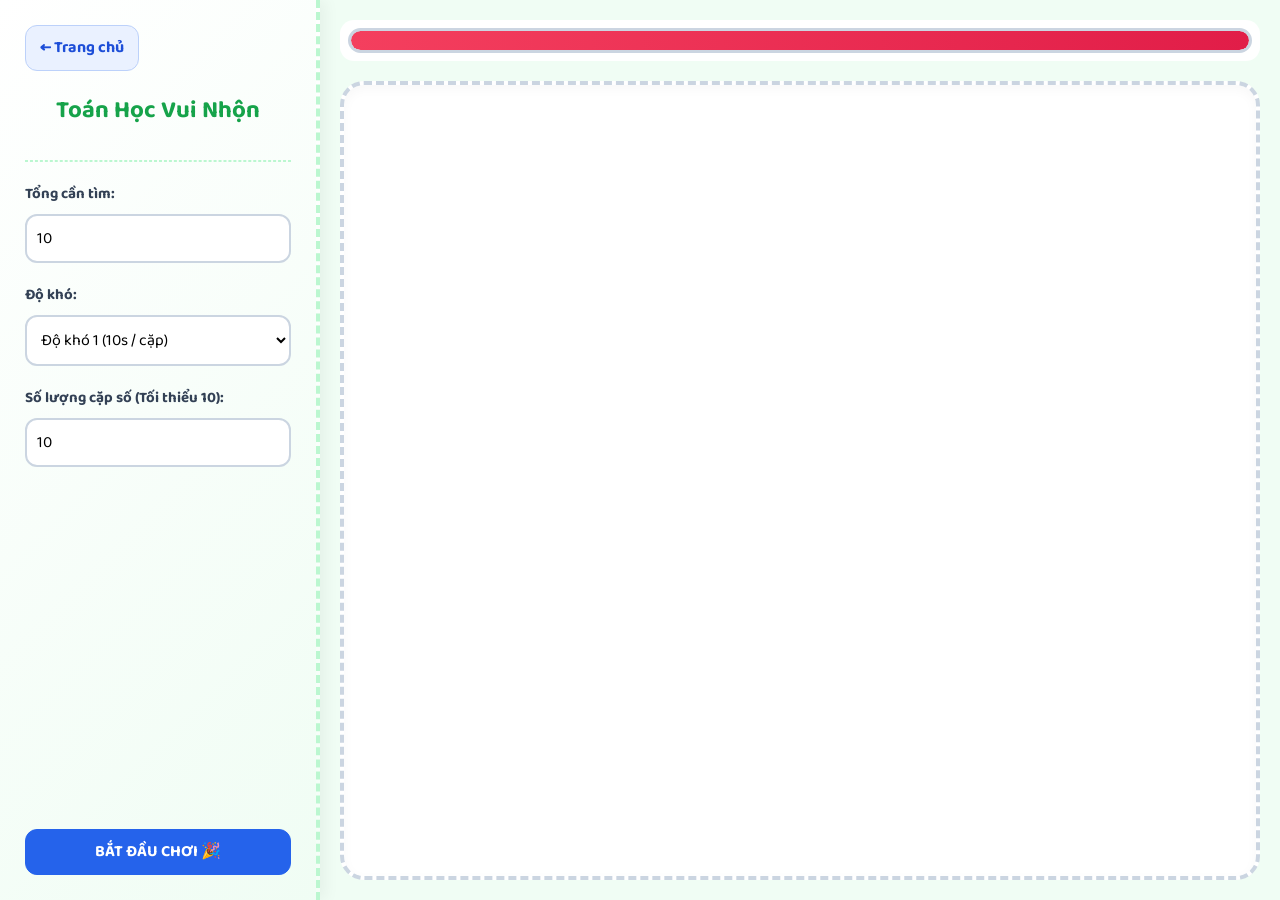
<file: tim-cap-so.html>
<!DOCTYPE html>
<html lang="vi">
<head>
    <meta charset="UTF-8">
    <meta name="viewport" content="width=device-width, initial-scale=1.0">
    <title>Game Tìm Cặp Số Vui Nhộn</title>
    <style>
        :root {
            --bg-color: #f0fdf4;
            --primary-color: #4ade80;
            --secondary-color: #fef08a;
            --accent-color: #f472b6;
            --text-color: #1e293b;
        }

        * {
            box-sizing: border-box;
            margin: 0;
            padding: 0;
            user-select: none;
        }

        body {
            background-color: var(--bg-color);
            color: var(--text-color);
            display: flex;
            height: 100vh;
            height: 100dvh;
            overflow: hidden;
        }

        body.playing #control-panel { display: none; }

        /* --- CẠNH TRÁI: PANEL ĐIỀU KHIỂN --- */
        #control-panel {
            width: 320px;
            background: linear-gradient(135deg, #ffffff, #f0fdf4);
            border-right: 4px dashed #bbf7d0;
            padding: 25px;
            display: flex;
            flex-direction: column;
            gap: 20px;
            box-shadow: 5px 0 15px rgba(0,0,0,0.05);
            z-index: 10;
        }

        .back-link {
            display: inline-block;
            align-self: flex-start;
            padding: 10px 16px;
            border-radius: 999px;
            background: #dcfce7;
            color: #15803d;
            font-weight: bold;
            text-decoration: none;
            box-shadow: 0 4px 10px rgba(21, 128, 61, 0.12);
            transition: transform 0.15s ease, box-shadow 0.15s ease, background-color 0.15s ease;
        }

        .back-link:hover {
            background: #bbf7d0;
            transform: translateY(-1px);
            box-shadow: 0 6px 14px rgba(21, 128, 61, 0.18);
        }

        h2 {
            text-align: center;
            color: #16a34a;
            font-size: 24px;
            margin-bottom: 10px;
            text-shadow: 1px 1px 0px #fff;
        }

        .setting-group {
            display: flex;
            flex-direction: column;
            gap: 8px;
        }

        label {
            font-weight: bold;
            color: #334155;
            font-size: 15px;
        }

        input[type="number"], select {
            padding: 10px;
            border: 2px solid #cbd5e1;
            border-radius: 12px;
            font-size: 16px;
            outline: none;
            transition: all 0.3s;
            background-color: #fff;
        }

        input:focus, select:focus {
            border-color: #4ade80;
            box-shadow: 0 0 0 3px rgba(74, 222, 128, 0.2);
        }

        #btn-start {
            margin-top: auto;
            width: 100%;
        }

        /* --- MÀN HÌNH CHÍNH --- */
        #main-screen {
            flex: 1;
            display: flex;
            flex-direction: column;
            padding: 20px;
            position: relative;
            min-width: 0;
            min-height: 0;
        }

        #game-header {
            display: flex;
            align-items: center;
            gap: 12px;
            margin-bottom: 20px;
        }

        #btn-settings, #btn-new { display: none; }
        body.playing #btn-settings, body.playing #btn-new { display: block; }
        .game-home { display: none; }
        body.playing .game-home { display: inline-flex; align-items: center; white-space: nowrap; }
        body:not(.playing) .game-home { display: none; }

        /* Thanh tiến độ thời gian */
        #progress-container {
            flex: 1;
            height: 25px;
            background-color: #e2e8f0;
            border-radius: 20px;
            margin: 0;
            overflow: hidden;
            border: 3px solid #cbd5e1;
            box-shadow: inset 0 2px 4px rgba(0,0,0,0.1);
        }

        #progress-bar {
            width: 100%;
            height: 100%;
            background: linear-gradient(to right, #f43f5e, #e11d48);
            border-radius: 20px;
            transition: width 1s linear;
        }

        /* Vùng chơi game */
        #game-board {
            --bubble-size: 65px;
            flex: 1;
            background-color: #ffffff;
            border-radius: 24px;
            border: 4px dashed #cbd5e1;
            position: relative;
            overflow: hidden;
            box-shadow: inset 0 4px 12px rgba(0,0,0,0.03);
        }

        /* Bong bóng số */
        .number-bubble {
            position: absolute;
            width: var(--bubble-size);
            height: var(--bubble-size);
            border-radius: 50%;
            display: flex;
            align-items: center;
            justify-content: center;
            font-size: 26px;
            font-weight: bold;
            color: white;
            cursor: grab;
            box-shadow: 0 6px 12px rgba(0,0,0,0.15), inset 0 -4px 8px rgba(0,0,0,0.2);
            text-shadow: 1px 1px 2px rgba(0,0,0,0.3);
            transform: translate(-50%, -50%);
            transition: transform 0.1s ease;
            touch-action: none;
        }

        .number-bubble:active {
            cursor: grabbing;
        }

        /* Trạng thái được chọn */
        .number-bubble.selected {
            transform: translate(-50%, -50%) scale(1.2);
            border: 4px solid #ffffff;
            box-shadow: 0 0 20px #ef4444, inset 0 -4px 8px rgba(0,0,0,0.2);
            animation: pulse 0.5s infinite alternate;
        }

        @keyframes pulse {
            from { transform: translate(-50%, -50%) scale(1.15); }
            to { transform: translate(-50%, -50%) scale(1.25); }
        }

        /* Hiệu ứng đốt cháy biến mất */
        .burning {
            animation: burnAway 0.6s forwards;
            pointer-events: none;
        }

        @keyframes burnAway {
            0% { transform: translate(-50%, -50%) scale(1.2); background: #f97316 !important; }
            50% { transform: translate(-50%, -50%) scale(1.5); background: #ef4444 !important; opacity: 0.8; box-shadow: 0 0 30px #f97316;}
            100% { transform: translate(-50%, -50%) scale(0); opacity: 0; }
        }

        /* --- MÀN HÌNH THÔNG BÁO KẾT QUẢ --- */
        .overlay {
            position: absolute;
            top: 0; left: 0; width: 100%; height: 100%;
            background-color: rgba(0,0,0,0.6);
            display: flex;
            align-items: center;
            justify-content: center;
            z-index: 100;
            opacity: 0;
            pointer-events: none;
            transition: opacity 0.4s ease;
            border-radius: 24px;
        }

        .overlay.show {
            opacity: 1;
            pointer-events: auto;
        }

        .message-box {
            background-color: white;
            padding: 40px 60px;
            border-radius: 30px;
            text-align: center;
            box-shadow: 0 20px 40px rgba(0,0,0,0.3);
            transform: scale(0.7);
            transition: transform 0.4s cubic-bezier(0.175, 0.885, 0.32, 1.275);
        }

        .overlay.show .message-box {
            transform: scale(1);
        }

        .message-box h1 {
            font-size: 48px;
            margin-bottom: 20px;
        }

        .message-box p {
            font-size: 20px;
            color: #64748b;
        }

        #btn-replay { margin-top: 20px; }

        @media (max-width: 700px) {
            body:not(.playing) { height: auto; min-height: 100dvh; overflow: auto; }
            body:not(.playing) #control-panel { width: 100%; min-height: 100dvh; padding: 20px; }
            body:not(.playing) #main-screen { display: none; }
            body.playing #main-screen { padding: 10px; }
            #game-header { flex-wrap: wrap; margin-bottom: 10px; }
            #game-header > .ui-button { flex: 1 1 auto; min-width: 0; }
            #progress-container { order: 3; flex-basis: 100%; }
            #btn-settings, #btn-new, .game-home { padding: 8px 10px; font-size: 14px; }
            #game-board { --bubble-size: 48px; border-radius: 16px; }
            .number-bubble { font-size: 20px; }
            .message-box { max-width: calc(100vw - 36px); padding: 24px; }
            .message-box h1 { font-size: 32px; }
        }

        .win h1 { color: #22c55e; text-shadow: 2px 2px 0 #bbf7d0; }
        .lose h1 { color: #ef4444; text-shadow: 2px 2px 0 #fecdd3; }
    </style>
    <link rel="stylesheet" href="ui.css">
</head>
<body>

    <!-- PANEL CẠNH TRÁI -->
    <div id="control-panel">
        <a class="back-link ui-button" href="index.html">← Trang chủ</a>
        <h2>Toán Học Vui Nhộn</h2>
        <hr style="border: 1px dashed #bbf7d0;">
        
        <div class="setting-group">
            <label for="target-sum">Tổng cần tìm:</label>
            <input type="number" id="target-sum" value="10" min="1">
        </div>

        <div class="setting-group">
            <label for="difficulty">Độ khó:</label>
            <select id="difficulty">
                <option value="1">Độ khó 1 (10s / cặp)</option>
                <option value="2">Độ khó 2 (8s / cặp)</option>
                <option value="3">Độ khó 3 (6s / cặp)</option>
            </select>
        </div>

        <div class="setting-group">
            <label for="pair-count">Số lượng cặp số (Tối thiểu 10):</label>
            <input type="number" id="pair-count" value="10" min="10">
        </div>

        <button class="ui-button ui-button--primary" id="btn-start">BẮT ĐẦU CHƠI 🎉</button>
    </div>

    <!-- MÀN HÌNH CHÍNH -->
    <div id="main-screen">
        <!-- Thanh tiến độ thời gian -->
        <div class="ui-actions" id="game-header">
            <a class="back-link game-home ui-button" href="index.html">← Trang chủ</a>
            <button class="ui-button" id="btn-settings" type="button">⚙ Cài đặt</button>
            <button class="ui-button" id="btn-new" type="button">↻ Chơi mới</button>
            <div id="progress-container">
                <div id="progress-bar"></div>
            </div>
        </div>

        <!-- Board chơi game -->
        <div id="game-board">
            <!-- Các số sẽ được sinh ra ở đây bằng Javascript -->
            
            <!-- Overlay kết quả nằm bên trong board để không đè lên thanh điều khiển -->
            <div id="result-overlay" class="overlay">
                <div class="message-box" id="message-box">
                    <h1 id="result-title">CHIẾN THẮNG!</h1>
                    <p id="result-desc">Bé giỏi quá, chạm vào nút Bắt đầu để chơi lại nhé!</p>
                    <button class="ui-button ui-button--primary" id="btn-replay" type="button">Chơi lại</button>
                </div>
            </div>
        </div>
    </div>

    <script>
        const board = document.getElementById('game-board');
        const btnStart = document.getElementById('btn-start');
        const btnNew = document.getElementById('btn-new');
        const btnSettings = document.getElementById('btn-settings');
        const btnReplay = document.getElementById('btn-replay');
        const progressBar = document.getElementById('progress-bar');
        const overlay = document.getElementById('result-overlay');
        const messageBox = document.getElementById('message-box');
        const resultTitle = document.getElementById('result-title');
        const resultDesc = document.getElementById('result-desc');

        // Màu sắc tươi sáng ngẫu nhiên cho các bong bóng số
        const bubbleColors = ['#f472b6', '#38bdf8', '#fbbf24', '#a78bfa', '#fb7185', '#2dd4bf', '#818cf8'];

        let gameInterval = null;
        let totalTime = 0;
        let timeLeft = 0;
        let selectedBubble = null;
        let isDragging = false;
        let currentDraggedBubble = null;
        let activePairsCount = 0;
        let isGameRunning = false;

        // Bắt đầu trò chơi
        btnStart.addEventListener('click', initGame);
        btnNew.addEventListener('click', initGame);
        btnReplay.addEventListener('click', initGame);
        btnSettings.addEventListener('click', () => {
            clearInterval(gameInterval);
            isGameRunning = false;
            document.body.classList.remove('playing');
        });
        board.addEventListener('contextmenu', (event) => event.preventDefault());
        board.addEventListener('pointerdown', (event) => {
            if (event.target === board && (event.button === 0 || event.button === 2)) clearSelection();
        });
        window.addEventListener('resize', () => {
            board.querySelectorAll('.number-bubble').forEach(bubble => {
                const radius = bubble.offsetWidth / 2;
                bubble.style.left = `${Math.min(Math.max(parseFloat(bubble.style.left), radius), Math.max(radius, board.clientWidth - radius))}px`;
                bubble.style.top = `${Math.min(Math.max(parseFloat(bubble.style.top), radius), Math.max(radius, board.clientHeight - radius))}px`;
            });
        });

        function clearSelection() {
            if (selectedBubble) selectedBubble.classList.remove('selected');
            selectedBubble = null;
        }

        function findFreePosition(excludeBubble = null) {
            const radius = parseFloat(getComputedStyle(board).getPropertyValue('--bubble-size')) / 2;
            const margin = Math.min(radius + 6, board.clientWidth / 2, board.clientHeight / 2);
            const maxX = Math.max(margin, board.clientWidth - margin);
            const maxY = Math.max(margin, board.clientHeight - margin);
            const bubbles = [...board.querySelectorAll('.number-bubble:not(.burning)')]
                .filter(bubble => bubble !== excludeBubble);
            let best = { x: board.clientWidth / 2, y: board.clientHeight / 2, clearance: -1 };

            for (let attempt = 0; attempt < 150; attempt++) {
                const x = margin + Math.random() * (maxX - margin);
                const y = margin + Math.random() * (maxY - margin);
                const clearance = bubbles.length
                    ? Math.min(...bubbles.map(bubble => Math.hypot(x - parseFloat(bubble.style.left), y - parseFloat(bubble.style.top))))
                    : Infinity;

                if (clearance >= radius * 2 + 10) return { x, y };
                if (clearance > best.clearance) best = { x, y, clearance };
            }

            return best;
        }

        function initGame() {
            // Xóa game cũ nếu có
            clearInterval(gameInterval);
            board.querySelectorAll('.number-bubble').forEach(b => b.remove());
            overlay.classList.remove('show');
            clearSelection();
            document.body.classList.add('playing');
            isGameRunning = true;

            // Lấy cấu hình từ UI
            const targetSum = parseInt(document.getElementById('target-sum').value) || 10;
            const difficulty = parseInt(document.getElementById('difficulty').value);
            let pairCount = parseInt(document.getElementById('pair-count').value);
            if (pairCount < 10) pairCount = 10;

            activePairsCount = pairCount;

            // Tính toán thời gian dựa trên độ khó
            let timePerPair = 10;
            if (difficulty === 2) timePerPair = 8;
            if (difficulty === 3) timePerPair = 6;

            totalTime = pairCount * timePerPair;
            timeLeft = totalTime;
            updateProgressBar();

            // Tạo danh sách các số ngẫu nhiên có tổng bằng targetSum
            let numbers = [];
            for (let i = 0; i < pairCount; i++) {
                // Tạo ngẫu nhiên số thứ nhất từ 0 đến targetSum
                const num1 = Math.floor(Math.random() * (targetSum + 1));
                const num2 = targetSum - num1;
                numbers.push(num1, num2);
            }

            // Trộn lẫn các số (Shuffle)
            numbers.sort(() => Math.random() - 0.5);

            // Sinh các bong bóng số lên Board
            numbers.forEach(num => {
                createBubble(num);
            });

            // Kích hoạt đồng hồ đếm ngược từng giây
            gameInterval = setInterval(() => {
                timeLeft--;
                updateProgressBar();
                if (timeLeft <= 0) {
                    endGame(false);
                }
            }, 1000);
        }

        // Tạo phần tử bong bóng số và thiết lập kéo thả/click
        function createBubble(num) {
            const bubble = document.createElement('div');
            bubble.classList.add('number-bubble');
            bubble.textContent = num;
            
            // Màu ngẫu nhiên
            bubble.style.backgroundColor = bubbleColors[Math.floor(Math.random() * bubbleColors.length)];

            // Ưu tiên vị trí không đè lên các số đã có.
            const { x: posX, y: posY } = findFreePosition();

            bubble.style.left = `${posX}px`;
            bubble.style.top = `${posY}px`;

            // ---- XỬ LÝ CHẠM / CHUỘT / KÉO THẢ ----
            let offsetX = 0;
            let offsetY = 0;
            let startX = 0;
            let startY = 0;
            let hasMoved = false; // Phân biệt giữa Click chọn và Kéo thả di chuyển
            let pointerId = null;

            bubble.addEventListener('pointerdown', (e) => {
                if (!isGameRunning || isDragging || (e.button !== 0 && e.button !== 2)) return;
                e.preventDefault();
                isDragging = true;
                pointerId = e.pointerId;
                hasMoved = false;
                currentDraggedBubble = bubble;
                startX = e.clientX;
                startY = e.clientY;
                
                // Đưa bong bóng đang tương tác lên trên cùng lớp hiển thị
                board.appendChild(bubble);
                bubble.setPointerCapture(e.pointerId);

                // Tính toán khoảng cách từ chuột tới tâm bóng
                const rect = bubble.getBoundingClientRect();
                offsetX = e.clientX - rect.left - rect.width/2;
                offsetY = e.clientY - rect.top - rect.height/2;
            });

            bubble.addEventListener('pointermove', (e) => {
                if (!isDragging || currentDraggedBubble !== bubble || e.pointerId !== pointerId) return;
                if (Math.hypot(e.clientX - startX, e.clientY - startY) < 5) return;
                hasMoved = true;

                const boardRect = board.getBoundingClientRect();
                
                // Vị trí mới của tâm bóng đối với board
                let newX = e.clientX - boardRect.left - offsetX;
                let newY = e.clientY - boardRect.top - offsetY;

                // Giới hạn trong phạm vi Board
                const radius = bubble.offsetWidth / 2;
                if (newX < radius) newX = radius;
                if (newX > boardRect.width - radius) newX = boardRect.width - radius;
                if (newY < radius) newY = radius;
                if (newY > boardRect.height - radius) newY = boardRect.height - radius;

                bubble.style.left = `${newX}px`;
                bubble.style.top = `${newY}px`;
            });

            bubble.addEventListener('pointerup', (e) => {
                if (currentDraggedBubble !== bubble || e.pointerId !== pointerId) return;
                isDragging = false;
                pointerId = null;
                currentDraggedBubble = null;

                // Nếu chỉ là click chuột chứ không kéo đi xa, thực hiện chọn số
                if (!hasMoved) {
                    handleSelectBubble(bubble);
                }
            });

            bubble.addEventListener('pointercancel', (e) => {
                if (currentDraggedBubble === bubble && e.pointerId === pointerId) {
                    isDragging = false;
                    pointerId = null;
                    currentDraggedBubble = null;
                }
            });

            board.appendChild(bubble);
        }

        // Xử lý logic khi người chơi click chọn bóng số
        function handleSelectBubble(bubble) {
            const targetSum = parseInt(document.getElementById('target-sum').value) || 10;

            // Nếu click lại chính nó thì bỏ chọn
            if (selectedBubble === bubble) {
                clearSelection();
                return;
            }

            // Nếu chưa có số nào được chọn trước đó
            if (!selectedBubble) {
                selectedBubble = bubble;
                bubble.classList.add('selected');
            } else {
                // Đã có số thứ 1, tiến hành so sánh với số thứ 2 vừa chọn
                const val1 = parseInt(selectedBubble.textContent);
                const val2 = parseInt(bubble.textContent);

                if (val1 + val2 === targetSum) {
                    // ĐÚNG: Hiệu ứng đốt cháy biến mất
                    selectedBubble.classList.remove('selected');
                    selectedBubble.classList.add('burning');
                    bubble.classList.add('burning');

                    const b1 = selectedBubble;
                    const b2 = bubble;
                    setTimeout(() => {
                        b1.remove();
                        b2.remove();
                    }, 600);

                    activePairsCount--;
                    if (activePairsCount === 0) {
                        endGame(true);
                    }
                } else {
                    // SAI: Bỏ chọn và bay ngẫu nhiên đi chỗ khác
                    selectedBubble.classList.remove('selected');
                    
                    [selectedBubble, bubble].forEach(b => {
                        const { x: newX, y: newY } = findFreePosition(b);
                        
                        // Tạo hiệu ứng di chuyển mượt khi đổi chỗ ngẫu nhiên
                        b.style.transition = "left 0.5s ease, top 0.5s ease";
                        b.style.left = `${newX}px`;
                        b.style.top = `${newY}px`;
                        
                        // Xóa thuộc tính transition sau khi bay xong để không ảnh hưởng kéo thả
                        setTimeout(() => {
                            b.style.transition = "transform 0.1s ease";
                        }, 500);
                    });
                }
                selectedBubble = null;
            }
        }

        // Cập nhật giao diện thanh tiến độ thời gian
        function updateProgressBar() {
            const percentage = (timeLeft / totalTime) * 100;
            progressBar.style.width = `${percentage}%`;
        }

        // Kết thúc trò chơi (Thắng / Thua)
        function endGame(isWin) {
            clearInterval(gameInterval);
            isGameRunning = false;

            if (isWin) {
                messageBox.className = "message-box win";
                resultTitle.textContent = "THẮNG RỒI! 🎉";
                resultDesc.textContent = "Bé thông minh quá, đã tìm hết các cặp số rồi!";
            } else {
                messageBox.className = "message-box lose";
                resultTitle.textContent = "HẾT GIỜ MẤT RỒI! ⏰";
                resultDesc.textContent = "Không sao cả, bé nhấn Chơi lại để thử lại nhé!";
            }
            overlay.classList.add('show');
        }
    </script>
</body>
</html>
</file>
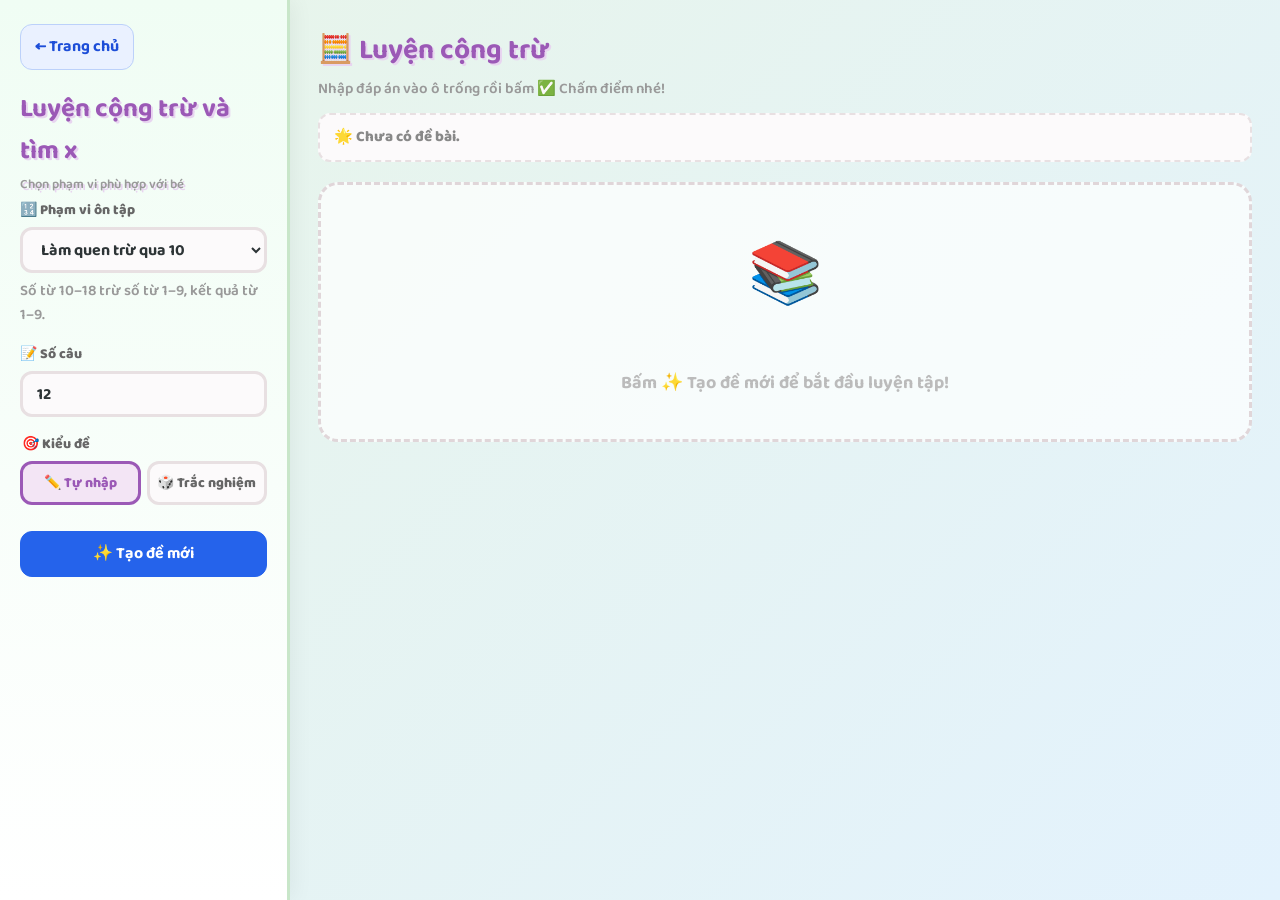
<file: tru-qua-10.html>
<!doctype html>
<html lang="vi">
<head>
  <meta charset="utf-8">
  <meta http-equiv="refresh" content="0; url=cong-tru-2-chu-so.html#subtract10">
  <meta name="viewport" content="width=device-width, initial-scale=1">
  <title>Luyện trừ qua 10</title>
  <link rel="stylesheet" href="ui.css">
</head>
<body>
  <p>Bài tập đã chuyển sang trang luyện tập chung.</p>
  <a class="ui-button" href="cong-tru-2-chu-so.html#subtract10">Mở bài trừ qua 10</a>
</body>
</html>
</file>
<file: ui.css>
@import url('https://fonts.googleapis.com/css2?family=Baloo+2:wght@400;500;600;700;800&display=swap');

:root {
  --ui-blue: #2563eb;
  --ui-blue-dark: #1d4ed8;
  --ui-font: 'Baloo 2', 'Segoe UI', Arial, sans-serif;
}

body { font-family: var(--ui-font); }
button, input, select { font-family: inherit; }

.ui-actions {
  display: flex;
  flex-wrap: wrap;
  align-items: center;
  gap: 8px;
  padding: 8px;
  border-radius: 14px;
  background: #fff;
}

.ui-actions--sticky {
  position: sticky;
  top: 0;
  z-index: 30;
  box-shadow: 0 6px 20px #1720331a;
}

button.ui-button,
a.ui-button {
  display: inline-flex;
  align-items: center;
  justify-content: center;
  gap: 6px;
  min-height: 46px;
  padding: 9px 14px;
  border: 1px solid #bcd1fa;
  border-radius: 12px;
  background: #eaf1ff;
  color: var(--ui-blue-dark);
  box-shadow: none;
  font: 700 16px/1.2 var(--ui-font);
  text-align: center;
  text-decoration: none;
  cursor: pointer;
  touch-action: manipulation;
}

button.ui-button--primary,
a.ui-button--primary {
  border-color: var(--ui-blue);
  background: var(--ui-blue);
  color: #fff;
}

button.ui-button:hover,
a.ui-button:hover { filter: brightness(.96); transform: none; box-shadow: none; }

button.ui-button:active,
a.ui-button:active { transform: scale(.98); }

button.ui-button:focus-visible,
a.ui-button:focus-visible { outline: 3px solid #f59e0b; outline-offset: 2px; }

button.ui-button:disabled { border-color: #cbd5e1; background: #cbd5e1; color: #475569; cursor: not-allowed; }

@media (max-width: 520px) {
  .ui-actions > .ui-button { flex: 1 1 calc(50% - 4px); padding: 8px; font-size: 14px; }
}
</file>
